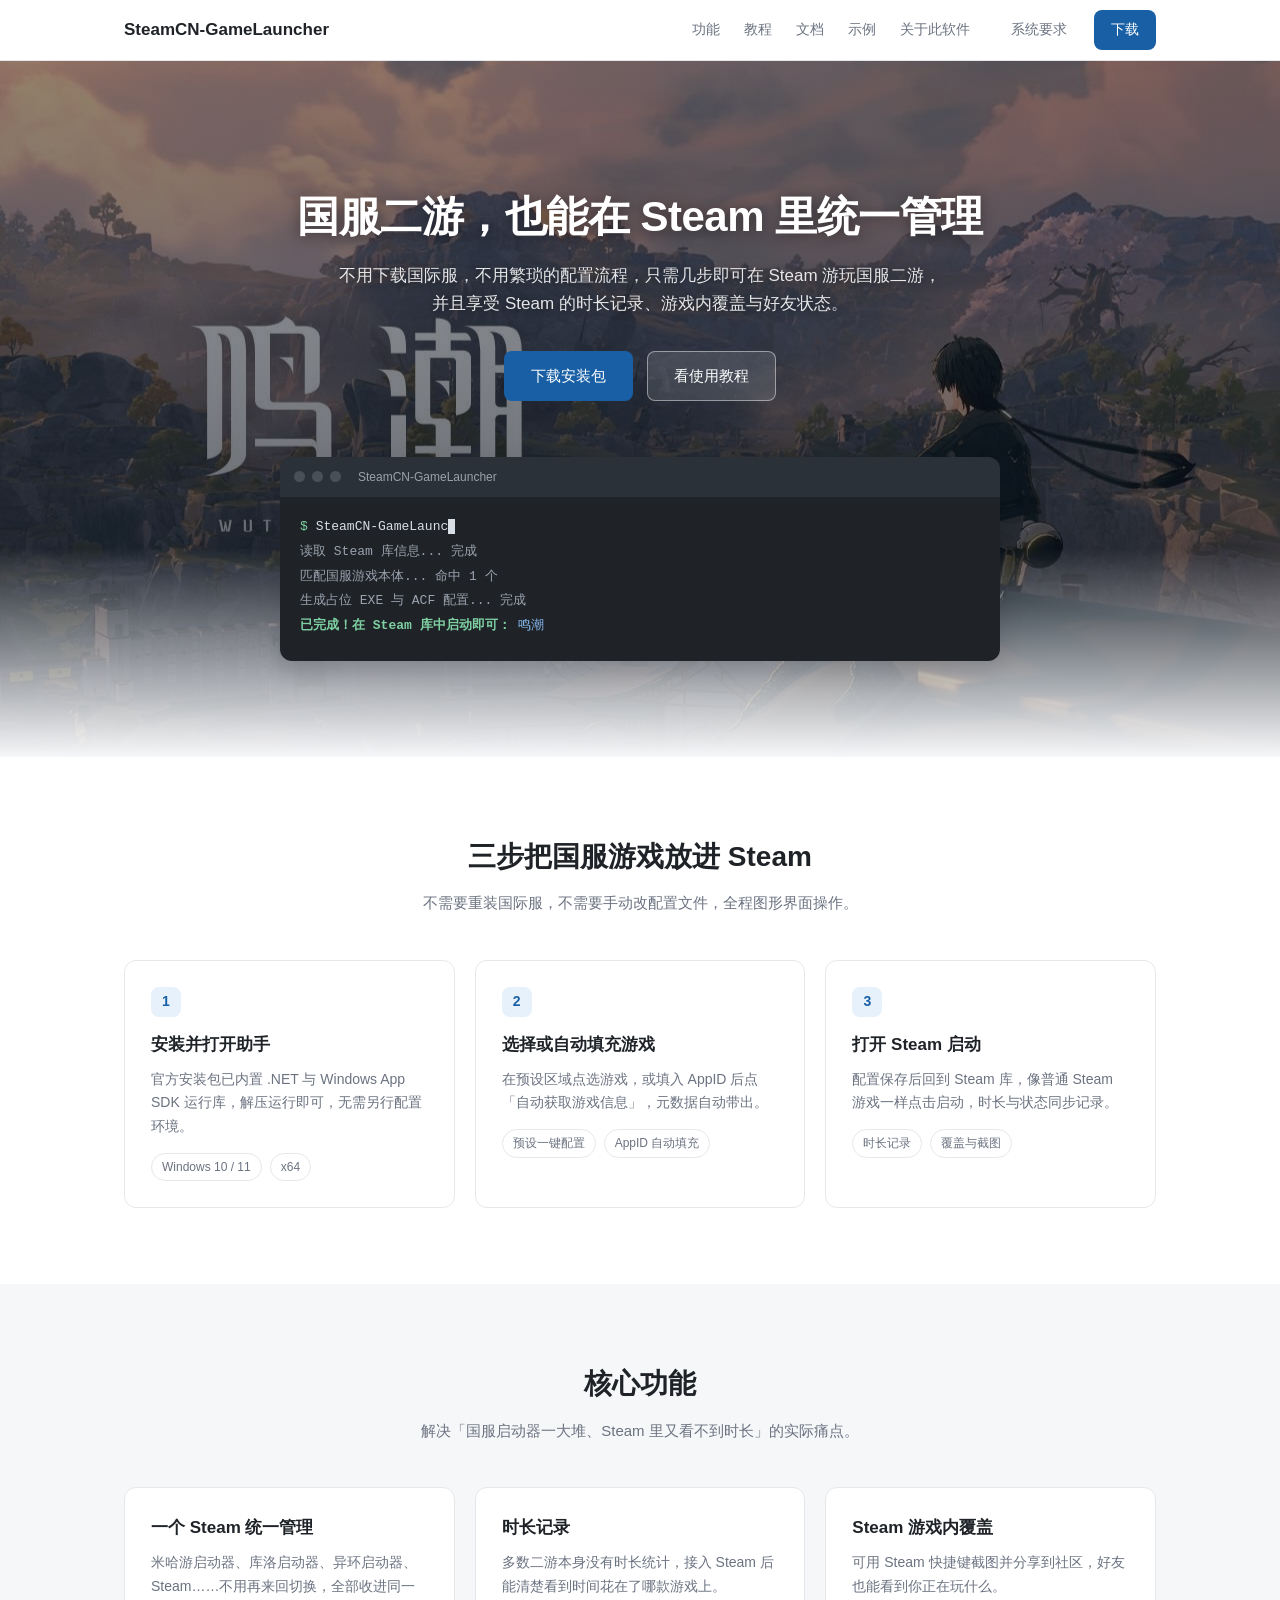
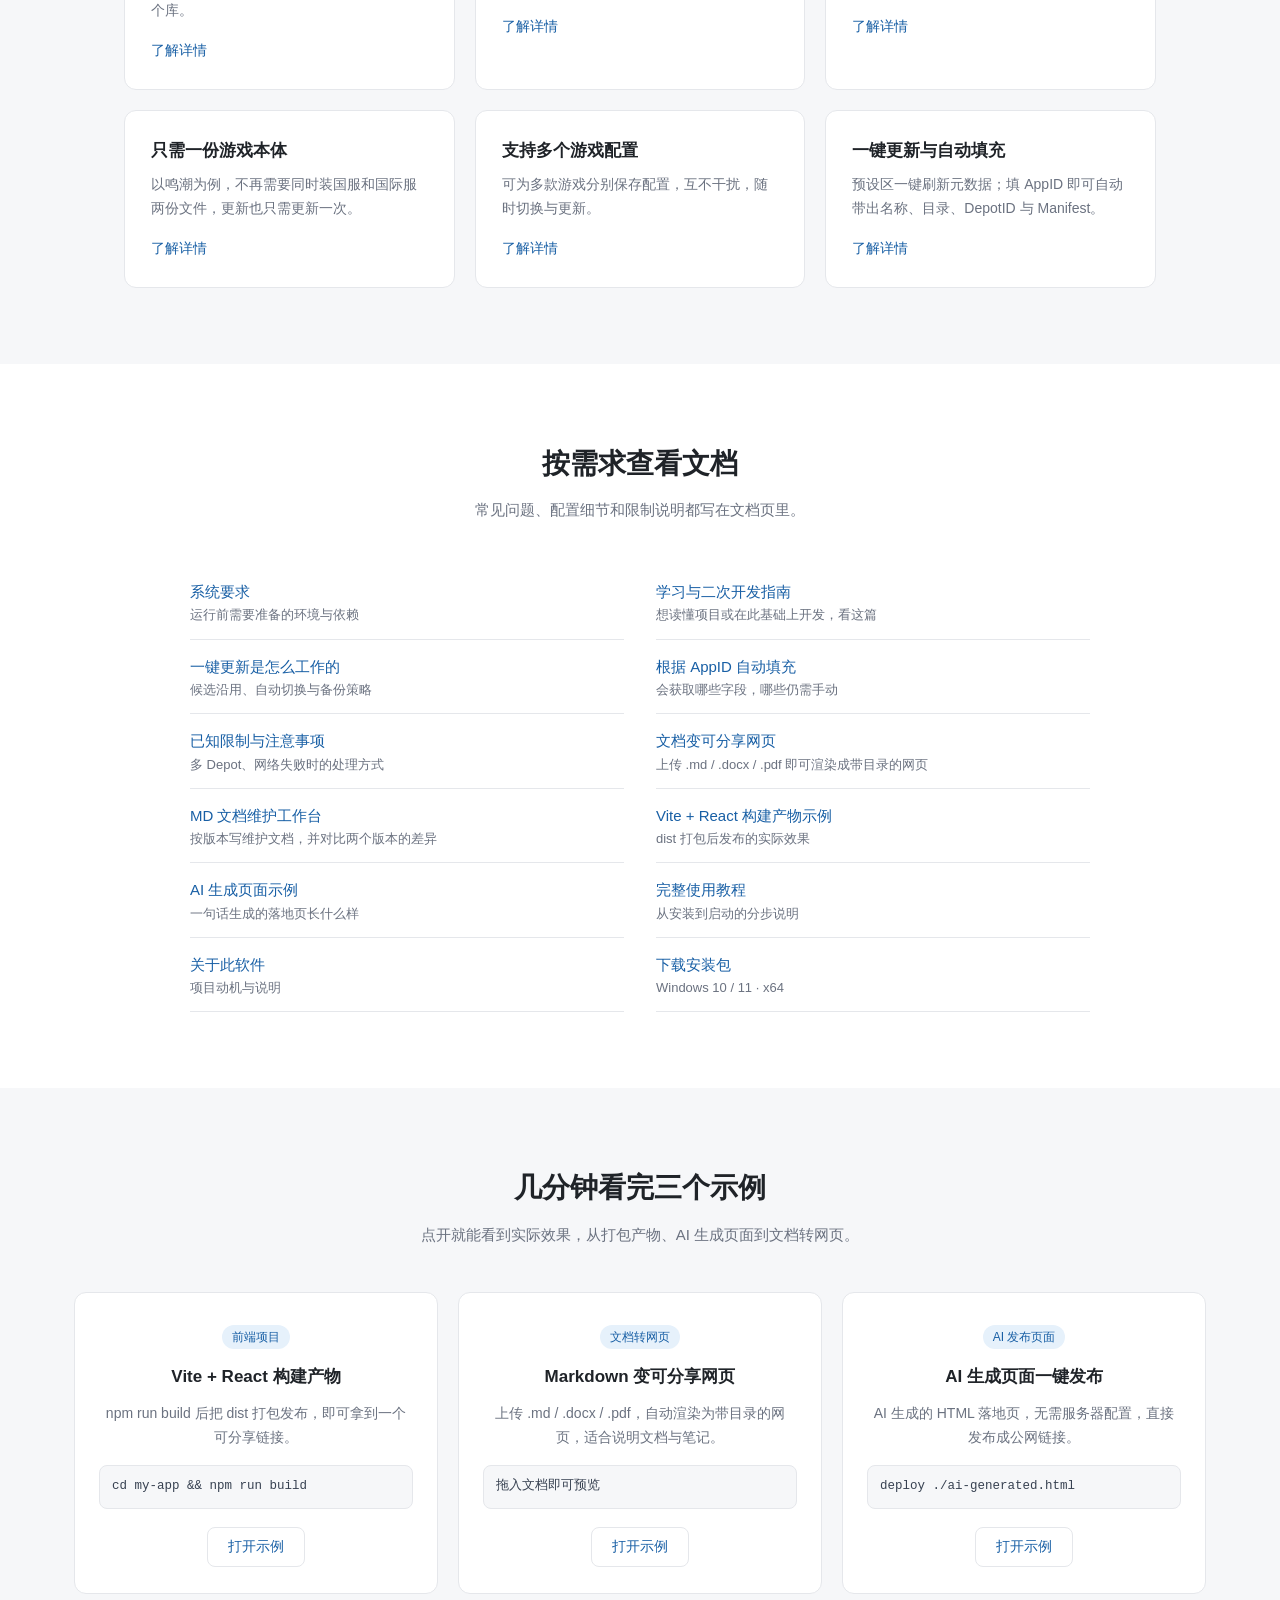
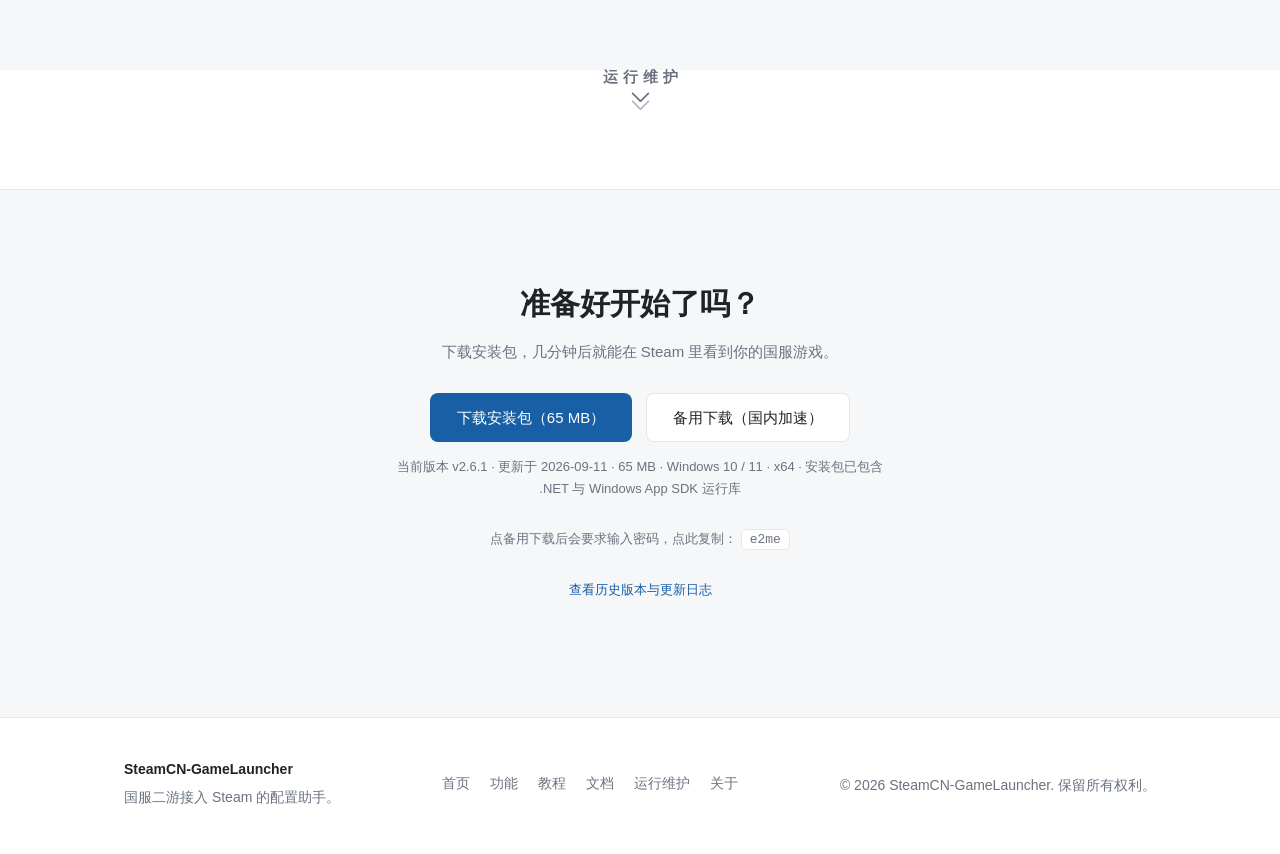
<file: index.html>
<!DOCTYPE html>
<html lang="zh-CN">
<head>
  <meta charset="UTF-8">
  <meta name="viewport" content="width=device-width, initial-scale=1.0">
  <meta name="description" content="SteamCN-GameLauncher：不用下载国际服，不用繁琐的配置流程，只需几步即可在 Steam 游玩国服二游，并享受 Steam 的时长记录、游戏内覆盖等功能。">
  <title>SteamCN-GameLauncher | 国服游戏，也能在 Steam 里统一管理</title>
  <link rel="icon" href="assets/favicon.svg" type="image/svg+xml">
  <link rel="stylesheet" href="css/style.css">
</head>
<body>

  <header class="site-header">
    <div class="container header-inner">
      <a class="logo" href="index.html">SteamCN-GameLauncher</a>
      <nav class="nav-links">
        <a href="features.html">功能</a>
        <a href="tutorial.html">教程</a>
        <a href="docs.html">文档</a>
        <a href="#examples">示例</a>
        <a href="about.html">关于此软件</a>
      </nav>
      <div class="header-actions">
        <a class="btn btn-ghost" href="docs.html#requirements">系统要求</a>
        <a class="btn btn-primary" href="#download">下载</a>
      </div>
    </div>
  </header>

  <section class="hero">
    <div class="container">
      <h1>国服二游，也能在 Steam 里统一管理</h1>
      <p class="hero-sub">
        不用下载国际服，不用繁琐的配置流程，只需几步即可在 Steam 游玩国服二游，
        并且享受 Steam 的时长记录、游戏内覆盖与好友状态。
      </p>
      <div class="hero-actions">
        <a class="btn btn-primary btn-lg" href="#download">下载安装包</a>
        <a class="btn btn-outline btn-lg" href="tutorial.html">看使用教程</a>
      </div>

      <div class="terminal">
        <div class="terminal-bar">
          <span class="dot"></span><span class="dot"></span><span class="dot"></span>
          <span class="terminal-title">SteamCN-GameLauncher</span>
        </div>
        <pre class="terminal-body"><code><span class="prompt">$</span> <span id="typing"></span><span class="cursor"></span>
<span class="out">读取 Steam 库信息... 完成</span>
<span class="out">匹配国服游戏本体... 命中 1 个</span>
<span class="out">生成占位 EXE 与 ACF 配置... 完成</span>
<span class="ok">已完成！在 Steam 库中启动即可：</span> <span class="url">鸣潮</span></code></pre>
      </div>
    </div>
  </section>

  <section class="section" id="steps">
    <div class="container">
      <h2 class="section-title">三步把国服游戏放进 Steam</h2>
      <p class="section-desc">不需要重装国际服，不需要手动改配置文件，全程图形界面操作。</p>

      <div class="grid grid-3">
        <article class="card">
          <div class="step-num">1</div>
          <h3>安装并打开助手</h3>
          <p>官方安装包已内置 .NET 与 Windows App SDK 运行库，解压运行即可，无需另行配置环境。</p>
          <ul class="tags"><li>Windows 10 / 11</li><li>x64</li></ul>
        </article>
        <article class="card">
          <div class="step-num">2</div>
          <h3>选择或自动填充游戏</h3>
          <p>在预设区域点选游戏，或填入 AppID 后点「自动获取游戏信息」，元数据自动带出。</p>
          <ul class="tags"><li>预设一键配置</li><li>AppID 自动填充</li></ul>
        </article>
        <article class="card">
          <div class="step-num">3</div>
          <h3>打开 Steam 启动</h3>
          <p>配置保存后回到 Steam 库，像普通 Steam 游戏一样点击启动，时长与状态同步记录。</p>
          <ul class="tags"><li>时长记录</li><li>覆盖与截图</li></ul>
        </article>
      </div>
    </div>
  </section>

  <section class="section section-alt" id="features">
    <div class="container">
      <h2 class="section-title">核心功能</h2>
      <p class="section-desc">解决「国服启动器一大堆、Steam 里又看不到时长」的实际痛点。</p>

      <div class="grid grid-3">
        <article class="card">
          <h3>一个 Steam 统一管理</h3>
          <p>米哈游启动器、库洛启动器、异环启动器、Steam……不用再来回切换，全部收进同一个库。</p>
          <a class="card-link" href="features.html#unify">了解详情</a>
        </article>
        <article class="card">
          <h3>时长记录</h3>
          <p>多数二游本身没有时长统计，接入 Steam 后能清楚看到时间花在了哪款游戏上。</p>
          <a class="card-link" href="features.html#playtime">了解详情</a>
        </article>
        <article class="card">
          <h3>Steam 游戏内覆盖</h3>
          <p>可用 Steam 快捷键截图并分享到社区，好友也能看到你正在玩什么。</p>
          <a class="card-link" href="features.html#overlay">了解详情</a>
        </article>
        <article class="card">
          <h3>只需一份游戏本体</h3>
          <p>以鸣潮为例，不再需要同时装国服和国际服两份文件，更新也只需更新一次。</p>
          <a class="card-link" href="features.html#single-copy">了解详情</a>
        </article>
        <article class="card">
          <h3>支持多个游戏配置</h3>
          <p>可为多款游戏分别保存配置，互不干扰，随时切换与更新。</p>
          <a class="card-link" href="features.html#multi-config">了解详情</a>
        </article>
        <article class="card">
          <h3>一键更新与自动填充</h3>
          <p>预设区一键刷新元数据；填 AppID 即可自动带出名称、目录、DepotID 与 Manifest。</p>
          <a class="card-link" href="features.html#auto-fill">了解详情</a>
        </article>
      </div>
    </div>
  </section>

  <section class="section" id="links">
    <div class="container">
      <h2 class="section-title">按需求查看文档</h2>
      <p class="section-desc">常见问题、配置细节和限制说明都写在文档页里。</p>
      <ul class="link-list">
        <li><a href="docs.html#requirements">系统要求</a><span>运行前需要准备的环境与依赖</span></li>
        <li><a href="docs/learning-guide.html">学习与二次开发指南</a><span>想读懂项目或在此基础上开发，看这篇</span></li>
        <li><a href="docs.html#one-click-update">一键更新是怎么工作的</a><span>候选沿用、自动切换与备份策略</span></li>
        <li><a href="docs.html#auto-fill">根据 AppID 自动填充</a><span>会获取哪些字段，哪些仍需手动</span></li>
        <li><a href="docs.html#limits">已知限制与注意事项</a><span>多 Depot、网络失败时的处理方式</span></li>
        <li><a href="examples/md.html">文档变可分享网页</a><span>上传 .md / .docx / .pdf 即可渲染成带目录的网页</span></li>
        <li><a href="examples/md-maintain.html">MD 文档维护工作台</a><span>按版本写维护文档，并对比两个版本的差异</span></li>
        <li><a href="examples/vite.html">Vite + React 构建产物示例</a><span>dist 打包后发布的实际效果</span></li>
        <li><a href="examples/ai.html">AI 生成页面示例</a><span>一句话生成的落地页长什么样</span></li>
        <li><a href="tutorial.html">完整使用教程</a><span>从安装到启动的分步说明</span></li>
        <li><a href="about.html">关于此软件</a><span>项目动机与说明</span></li>
        <li><a href="#download">下载安装包</a><span>Windows 10 / 11 · x64</span></li>
      </ul>
    </div>
  </section>

  <section class="section section-alt" id="examples">
    <div class="container">
      <h2 class="section-title">几分钟看完三个示例</h2>
      <p class="section-desc">点开就能看到实际效果，从打包产物、AI 生成页面到文档转网页。</p>

      <div class="grid grid-3">
        <article class="card">
          <span class="badge">前端项目</span>
          <h3>Vite + React 构建产物</h3>
          <p>npm run build 后把 dist 打包发布，即可拿到一个可分享链接。</p>
          <pre class="code-block"><code>cd my-app &amp;&amp; npm run build</code></pre>
          <a class="card-link" href="examples/vite.html">打开示例</a>
        </article>
        <article class="card">
          <span class="badge">文档转网页</span>
          <h3>Markdown 变可分享网页</h3>
          <p>上传 .md / .docx / .pdf，自动渲染为带目录的网页，适合说明文档与笔记。</p>
          <pre class="code-block"><code>拖入文档即可预览</code></pre>
          <a class="card-link" href="examples/md.html">打开示例</a>
        </article>
        <article class="card">
          <span class="badge">AI 发布页面</span>
          <h3>AI 生成页面一键发布</h3>
          <p>AI 生成的 HTML 落地页，无需服务器配置，直接发布成公网链接。</p>
          <pre class="code-block"><code>deploy ./ai-generated.html</code></pre>
          <a class="card-link" href="examples/ai.html">打开示例</a>
        </article>
      </div>
    </div>
  </section>

  <!-- 运行维护入口：页面底部的向下箭头，只有「运行维护」四个字，点击直接进维护页 -->
  <section class="mm-entry" id="maintain">
    <div class="container">
      <a class="mm-arrow" href="examples/md-maintain.html">
        <span class="mm-arrow-title">运行维护</span>
        <span class="mm-chev" aria-hidden="true"><span></span><span></span></span>
      </a>
    </div>
  </section>

  <section class="cta" id="download">
    <div class="container">
      <h2>准备好开始了吗？</h2>
      <p>下载安装包，几分钟后就能在 Steam 里看到你的国服游戏。</p>
      <div class="hero-actions" style="margin-bottom:0;">
        <!-- 写死的是当版本的 GitHub Release 直链；页面加载后会用 version.json + GitHub API 更新为最新版 -->
        <a class="btn btn-primary btn-lg" id="downloadBtn"
           href="https://github.com/Clearlove0923/SteamCN-GameLauncher/releases/download/v2.6.1/SteamCN-GameLauncher-v2.6.1-win-x64-setup.exe">
          下载安装包（65 MB）
        </a>
        <a class="btn btn-outline btn-lg" id="downloadMirrorBtn"
           href="https://wwaqe.lanzouq.com/iN0aT4a36t9c">
          备用下载（国内加速）
        </a>
      </div>
      <p class="muted" style="margin-top:14px;font-size:13px;">
        <span id="versionInfo">当前版本 v2.6.1</span> · Windows 10 / 11 · x64 · 安装包已包含 .NET 与 Windows App SDK 运行库
      </p>
      <p class="muted" id="mirrorPwdLine" style="margin-top:8px;font-size:13px;">
        点备用下载后会要求输入密码，点此复制：
        <code id="mirrorPwd" title="点击复制"
              style="padding:2px 8px;border:1px solid var(--line);border-radius:6px;background:#fff;cursor:pointer;user-select:all;">e2me</code>
      </p>
      <p class="muted" style="margin-top:6px;font-size:13px;">
        <a href="https://github.com/Clearlove0923/SteamCN-GameLauncher/releases" id="changelogLink">查看历史版本与更新日志</a>
      </p>
    </div>
  </section>

  <footer class="site-footer">
    <div class="container footer-inner">
      <div>
        <strong>SteamCN-GameLauncher</strong>
        <p class="muted">国服二游接入 Steam 的配置助手。</p>
      </div>
      <nav class="footer-links">
        <a href="index.html">首页</a>
        <a href="features.html">功能</a>
        <a href="tutorial.html">教程</a>
        <a href="docs.html">文档</a>
        <a href="examples/md-maintain.html">运行维护</a>
        <a href="about.html">关于</a>
      </nav>
      <p class="muted">© 2026 SteamCN-GameLauncher. 保留所有权利。</p>
    </div>
  </footer>

  <script>
    // 下载信息统一由 version.json 控制；取不到时再回退到 GitHub API；都失败就保留页面写死的地址
    (function () {
      var btn = document.getElementById('downloadBtn');
      if (!btn) return;
      var mirror = document.getElementById('downloadMirrorBtn');
      var info = document.getElementById('versionInfo');
      var changelog = document.getElementById('changelogLink');
      var cfg = null;

      function fill(o) {
        if (o.windows && o.windows.url) {
          btn.setAttribute('href', o.windows.url);
          if (o.windows.label) btn.textContent = o.windows.label;
        }
        if (mirror && o.mirror) {
          if (o.mirror.hide) {
            mirror.style.display = 'none';
          } else if (o.mirror.url) {
            mirror.setAttribute('href', o.mirror.url);
            if (o.mirror.label) mirror.textContent = o.mirror.label;
          }
        }
        if (changelog && o.changelog) changelog.setAttribute('href', o.changelog);
        var pwdLine = document.getElementById('mirrorPwdLine');
        var pwdEl = document.getElementById('mirrorPwd');
        if (pwdLine && pwdEl) {
          var pwd = (o.mirror && o.mirror.pwd) ? o.mirror.pwd : '';
          if (pwd) { pwdEl.textContent = pwd; pwdLine.style.display = ''; }
          else { pwdLine.style.display = 'none'; }
        }
        if (info) {
          var t = '当前版本 ' + (o.version || '');
          if (o.date) t += ' · 更新于 ' + o.date;
          if (o.size) t += ' · ' + o.size;
          info.textContent = t;
        }
      }

      fetch('version.json', { cache: 'no-store' })
        .then(function (r) { return r.ok ? r.json() : null; })
        .then(function (data) {
          if (data) { cfg = data; fill(data); }
          // 以 GitHub Release 为主渠道：再问一次最新版，成功就用最新资产覆盖
          if (!data || data.autoLatest === false) return Promise.reject('skip-api');
          var repo = data.repo || 'Clearlove0923/SteamCN-GameLauncher';
          var API = 'https://api.github.com/repos/' + repo + '/releases/latest';
          return fetch(API, { headers: { 'Accept': 'application/vnd.github+json' } })
            .then(function (r) { return r.ok ? r.json() : null; });
        })
        .then(function (data) {
          if (!data || !data.assets) return;
          var exe = data.assets.filter(function (a) { return /\.exe$/i.test(a.name); })[0];
          if (!exe) return;
          btn.setAttribute('href', exe.browser_download_url);
          var d = data.published_at ? new Date(data.published_at) : null;
          var date = d ? (d.getFullYear() + '-' + ('0' + (d.getMonth() + 1)).slice(-2) + '-' + ('0' + d.getDate()).slice(-2)) : '';
          if (info) {
            var t = '当前版本 ' + (data.tag_name || (cfg && cfg.version) || '');
            if (date) t += ' · 更新于 ' + date;
            if (cfg && cfg.size) t += ' · ' + cfg.size;
            info.textContent = t;
          }
        })
        .catch(function () { /* 保持 version.json 或页面写死的地址 */ });
    })();
  </script>

  <script>
    // 点击提取码自动复制
    (function () {
      var el = document.getElementById('mirrorPwd');
      if (!el) return;
      function flash() {
        var old = el.textContent;
        el.textContent = '已复制 ✓';
        setTimeout(function () { el.textContent = old; }, 1200);
      }
      function bySelection() {
        var r = document.createRange();
        r.selectNodeContents(el);
        var s = window.getSelection();
        s.removeAllRanges();
        s.addRange(r);
        try { document.execCommand('copy'); } catch (e) {}
        s.removeAllRanges();
        flash();
      }
      el.addEventListener('click', function () {
        if (navigator.clipboard && navigator.clipboard.writeText) {
          navigator.clipboard.writeText(el.textContent.trim()).then(flash, bySelection);
        } else {
          bySelection();
        }
      });
    })();
  </script>

  <script>
    // 滚轮滑动时，箭头随滚动轻微向下位移（视差），滑动过程中能看出它在往下走
    (function () {
      var sec = document.querySelector('.mm-entry');
      var arrow = document.querySelector('.mm-arrow');
      if (!sec || !arrow) return;
      if (window.matchMedia && window.matchMedia('(prefers-reduced-motion: reduce)').matches) return;

      var ticking = false;
      var RANGE = 48;

      function update() {
        ticking = false;
        var vh = window.innerHeight || document.documentElement.clientHeight;
        var r = sec.getBoundingClientRect();
        var p = (vh - r.top) / (vh + r.height);
        if (p < 0) p = 0; else if (p > 1) p = 1;
        var y = (p - 0.5) * RANGE;
        arrow.style.transform = 'translateY(' + y.toFixed(1) + 'px)';
      }

      function onScroll() {
        if (!ticking) {
          ticking = true;
          window.requestAnimationFrame(update);
        }
      }

      window.addEventListener('scroll', onScroll, { passive: true });
      window.addEventListener('resize', onScroll);
      update();
    })();
  </script>

  <script>
    (function () {
      var target = document.getElementById('typing');
      if (!target) return;
      var text = 'SteamCN-GameLauncher setup';
      var i = 0;
      (function type() {
        if (i <= text.length) {
          target.textContent = text.slice(0, i++);
          setTimeout(type, 90);
        }
      })();
    })();
  </script>

</body>
</html>
</file>
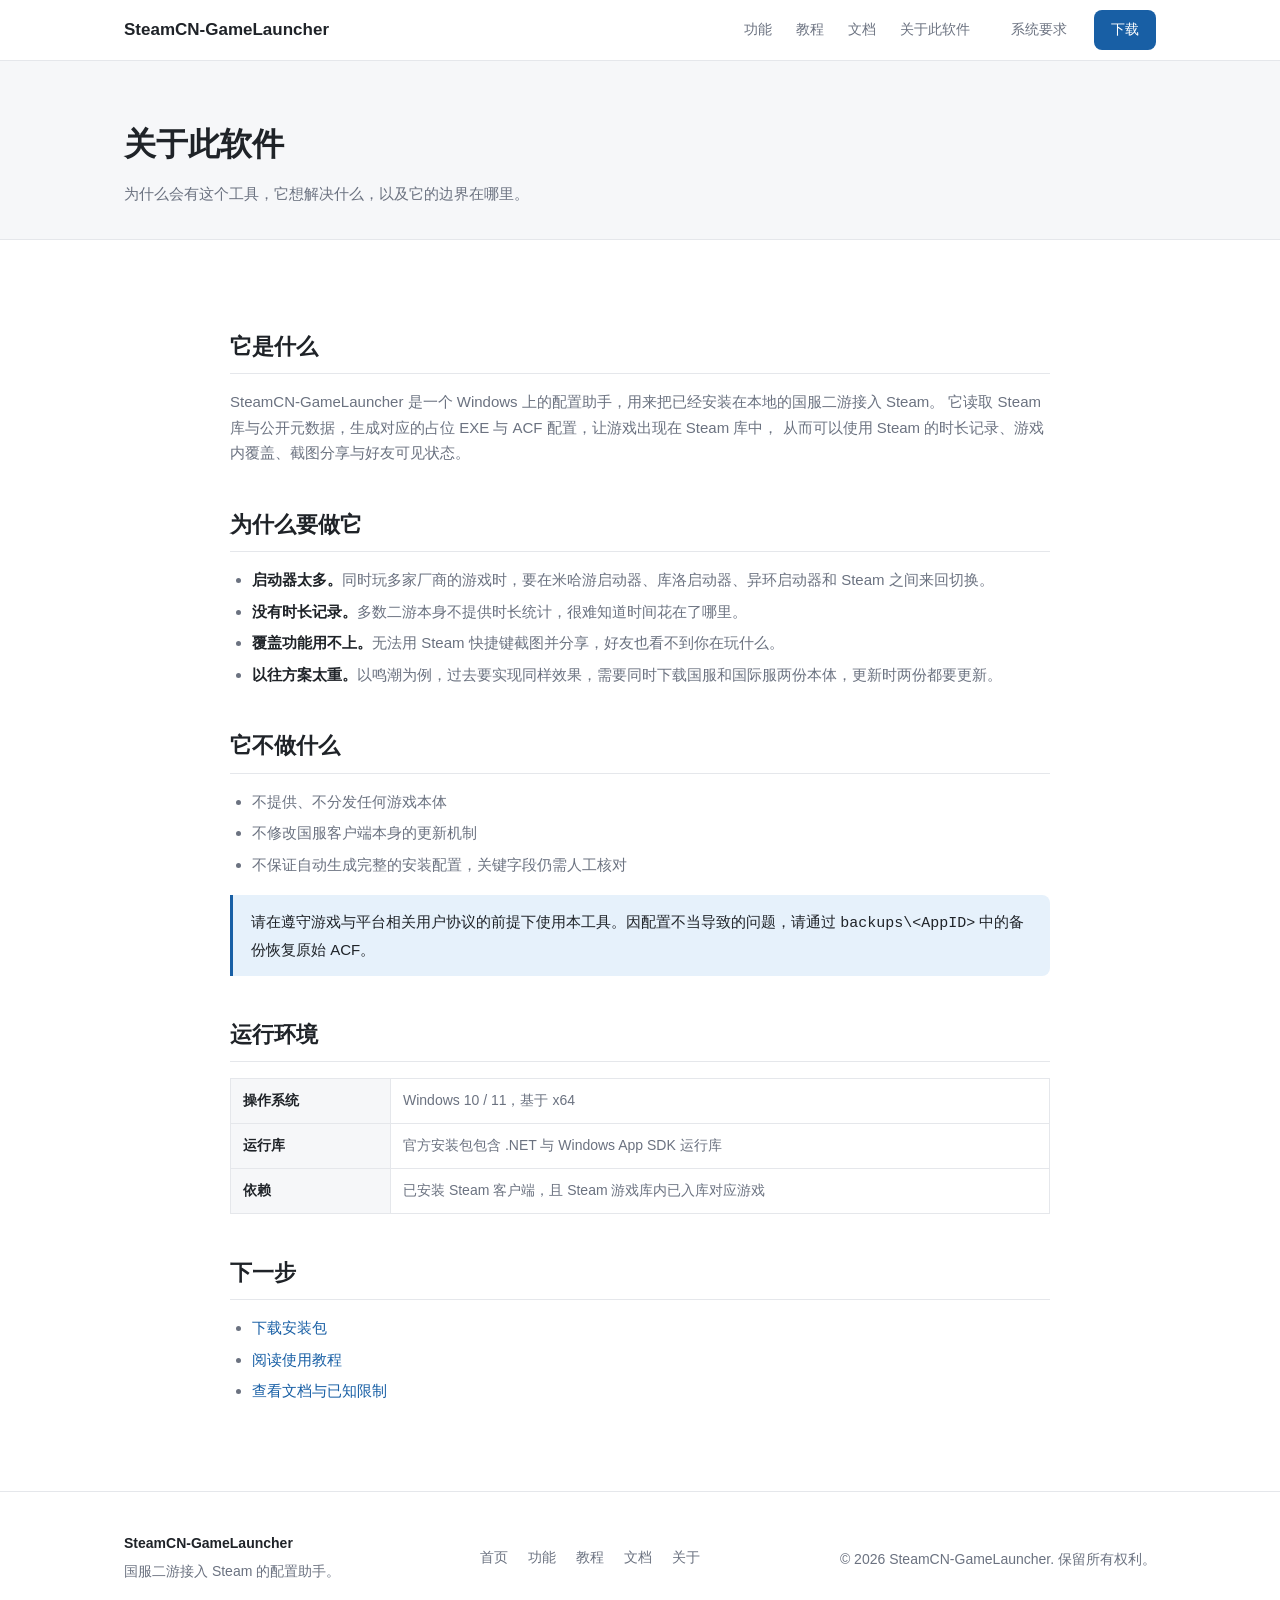
<file: about.html>
<!DOCTYPE html>
<html lang="zh-CN">
<head>
  <meta charset="UTF-8">
  <meta name="viewport" content="width=device-width, initial-scale=1.0">
  <meta name="description" content="关于 SteamCN-GameLauncher：做这个工具的起因、它解决的问题以及使用声明。">
  <title>关于此软件 | SteamCN-GameLauncher</title>
  <link rel="icon" href="assets/favicon.svg" type="image/svg+xml">
  <link rel="stylesheet" href="css/style.css">
</head>
<body>

  <header class="site-header">
    <div class="container header-inner">
      <a class="logo" href="index.html">SteamCN-GameLauncher</a>
      <nav class="nav-links">
        <a href="features.html">功能</a>
        <a href="tutorial.html">教程</a>
        <a href="docs.html">文档</a>
        <a href="about.html">关于此软件</a>
      </nav>
      <div class="header-actions">
        <a class="btn btn-ghost" href="docs.html#requirements">系统要求</a>
        <a class="btn btn-primary" href="index.html#download">下载</a>
      </div>
    </div>
  </header>

  <section class="page-head">
    <div class="container">
      <h1>关于此软件</h1>
      <p>为什么会有这个工具，它想解决什么，以及它的边界在哪里。</p>
    </div>
  </section>

  <main class="container doc-body">

    <h2>它是什么</h2>
    <p>
      SteamCN-GameLauncher 是一个 Windows 上的配置助手，用来把已经安装在本地的国服二游接入 Steam。
      它读取 Steam 库与公开元数据，生成对应的占位 EXE 与 ACF 配置，让游戏出现在 Steam 库中，
      从而可以使用 Steam 的时长记录、游戏内覆盖、截图分享与好友可见状态。
    </p>

    <h2>为什么要做它</h2>
    <ul>
      <li><strong>启动器太多。</strong>同时玩多家厂商的游戏时，要在米哈游启动器、库洛启动器、异环启动器和 Steam 之间来回切换。</li>
      <li><strong>没有时长记录。</strong>多数二游本身不提供时长统计，很难知道时间花在了哪里。</li>
      <li><strong>覆盖功能用不上。</strong>无法用 Steam 快捷键截图并分享，好友也看不到你在玩什么。</li>
      <li><strong>以往方案太重。</strong>以鸣潮为例，过去要实现同样效果，需要同时下载国服和国际服两份本体，更新时两份都要更新。</li>
    </ul>

    <h2>它不做什么</h2>
    <ul>
      <li>不提供、不分发任何游戏本体</li>
      <li>不修改国服客户端本身的更新机制</li>
      <li>不保证自动生成完整的安装配置，关键字段仍需人工核对</li>
    </ul>

    <div class="note">
      <p>请在遵守游戏与平台相关用户协议的前提下使用本工具。因配置不当导致的问题，请通过 <code>backups\&lt;AppID&gt;</code> 中的备份恢复原始 ACF。</p>
    </div>

    <h2>运行环境</h2>
    <table class="spec-table">
      <tr><th>操作系统</th><td>Windows 10 / 11，基于 x64</td></tr>
      <tr><th>运行库</th><td>官方安装包包含 .NET 与 Windows App SDK 运行库</td></tr>
      <tr><th>依赖</th><td>已安装 Steam 客户端，且 Steam 游戏库内已入库对应游戏</td></tr>
    </table>

    <h2>下一步</h2>
    <ul>
      <li><a href="index.html#download">下载安装包</a></li>
      <li><a href="tutorial.html">阅读使用教程</a></li>
      <li><a href="docs.html">查看文档与已知限制</a></li>
    </ul>

  </main>

  <footer class="site-footer">
    <div class="container footer-inner">
      <div>
        <strong>SteamCN-GameLauncher</strong>
        <p class="muted">国服二游接入 Steam 的配置助手。</p>
      </div>
      <nav class="footer-links">
        <a href="index.html">首页</a>
        <a href="features.html">功能</a>
        <a href="tutorial.html">教程</a>
        <a href="docs.html">文档</a>
        <a href="about.html">关于</a>
      </nav>
      <p class="muted">© 2026 SteamCN-GameLauncher. 保留所有权利。</p>
    </div>
  </footer>

</body>
</html>
</file>
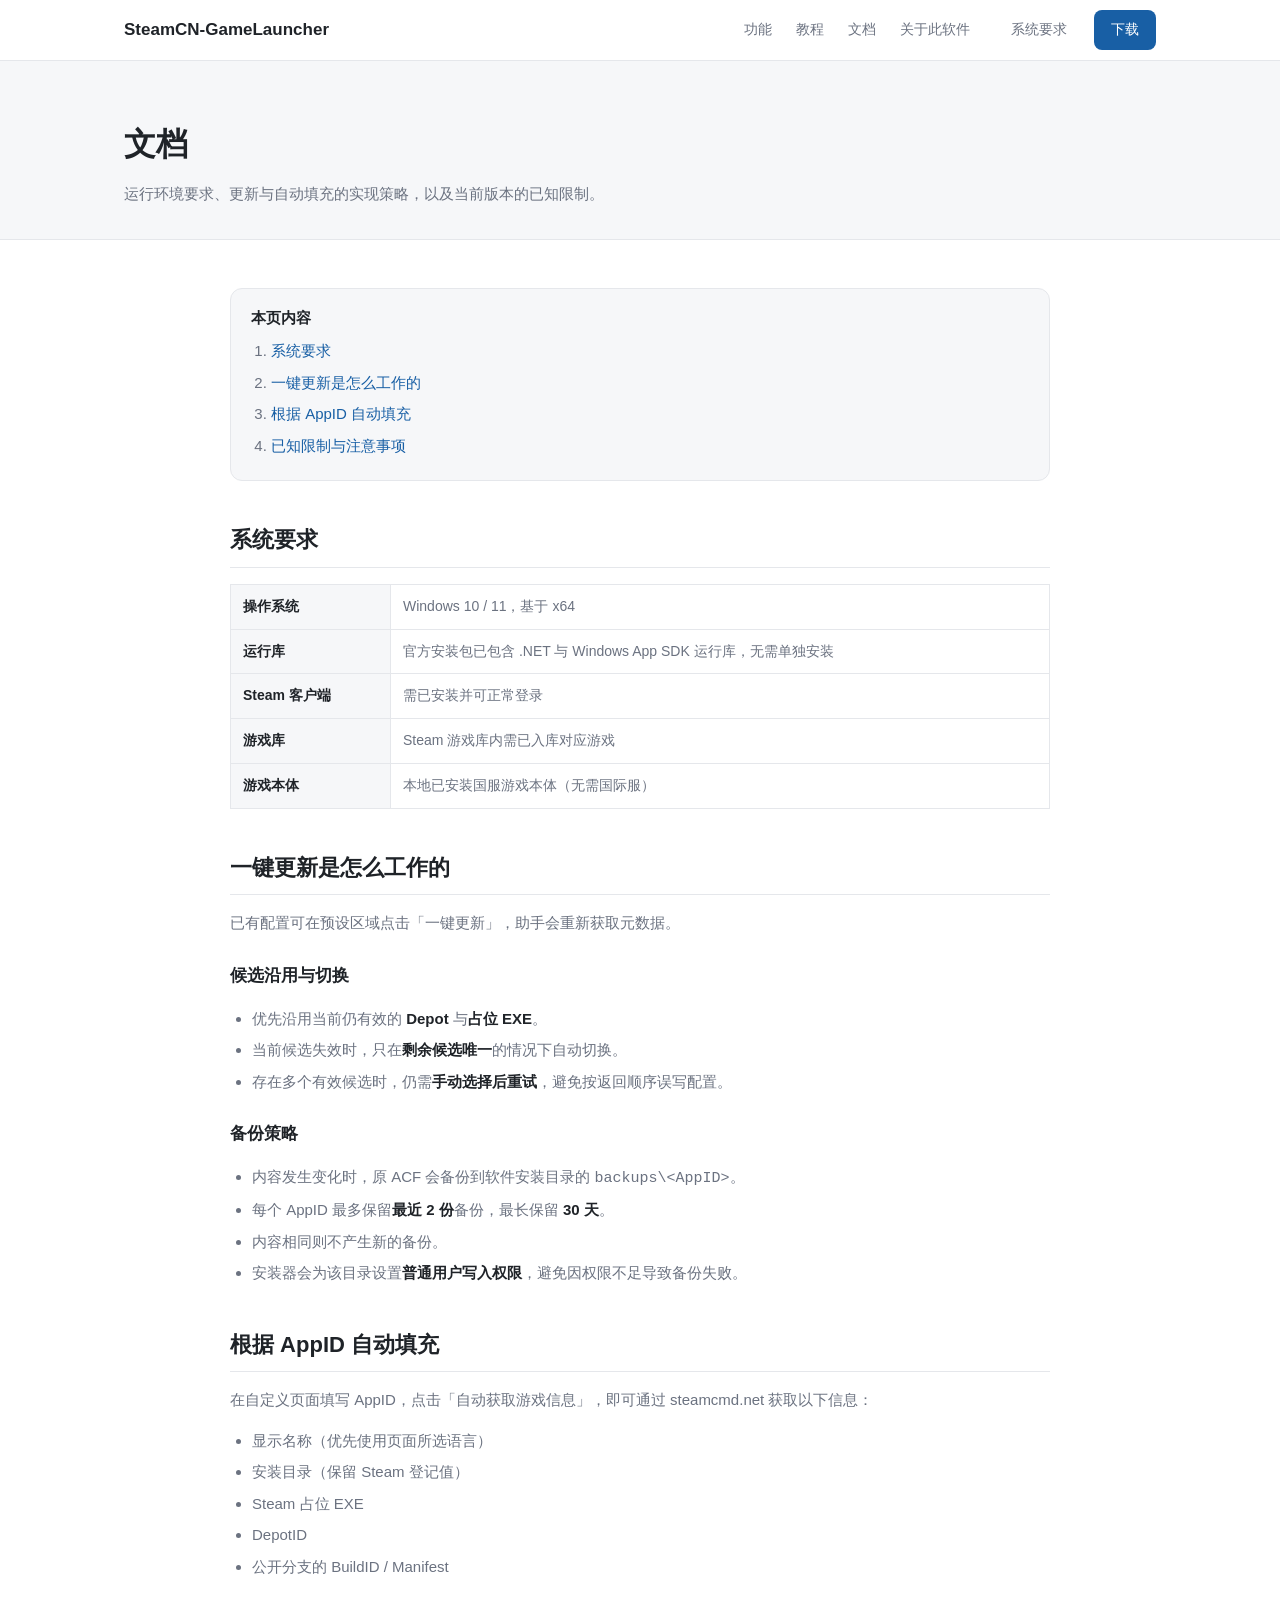
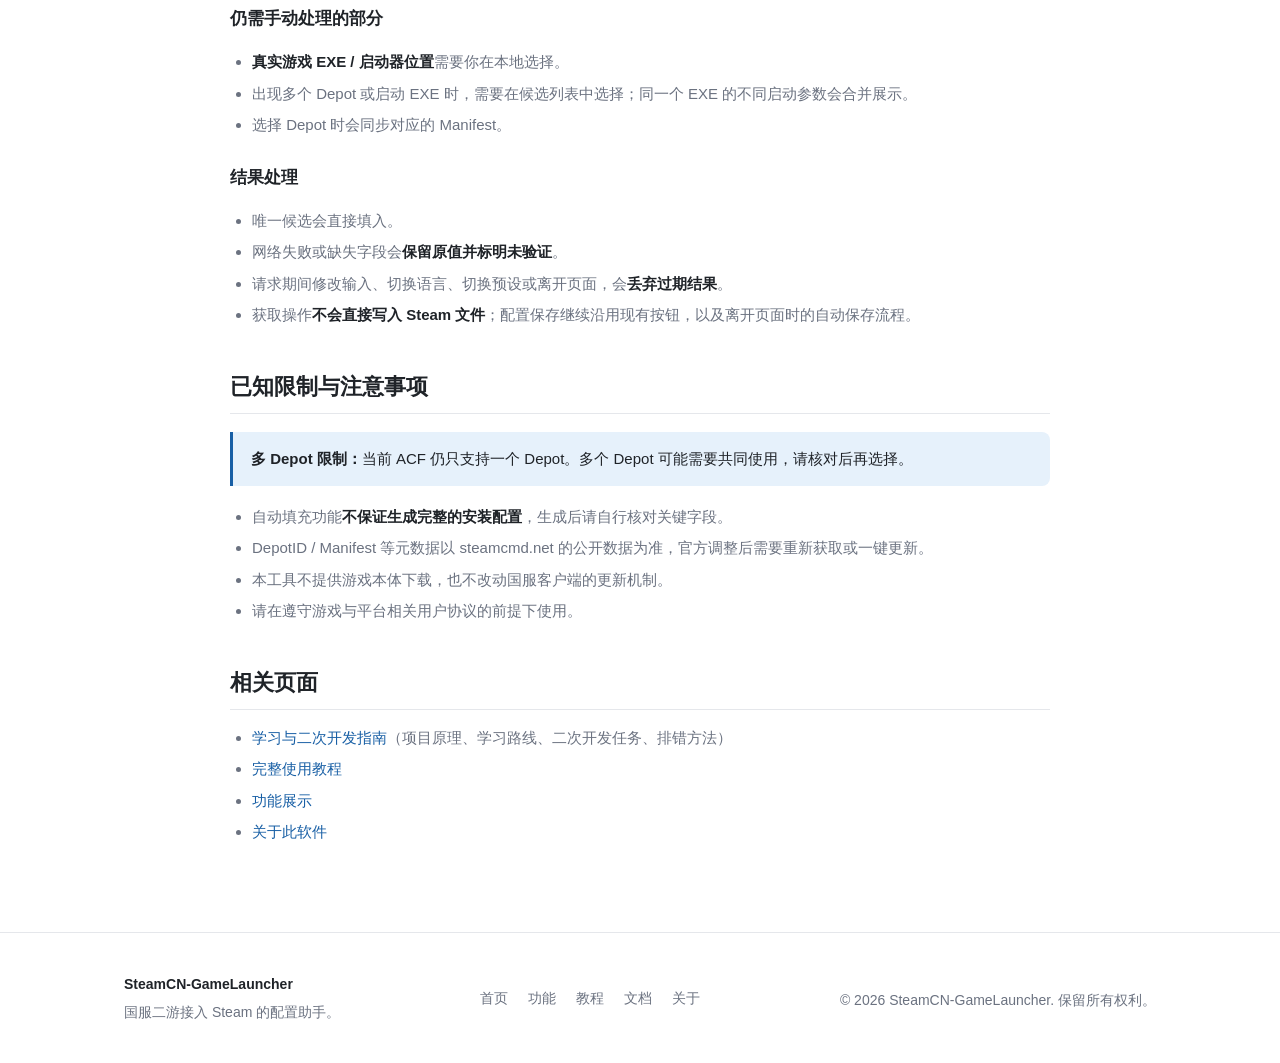
<file: docs.html>
<!DOCTYPE html>
<html lang="zh-CN">
<head>
  <meta charset="UTF-8">
  <meta name="viewport" content="width=device-width, initial-scale=1.0">
  <meta name="description" content="SteamCN-GameLauncher 文档：系统要求、一键更新策略、AppID 自动填充字段说明、已知限制与注意事项。">
  <title>文档 | SteamCN-GameLauncher</title>
  <link rel="icon" href="assets/favicon.svg" type="image/svg+xml">
  <link rel="stylesheet" href="css/style.css">
</head>
<body>

  <header class="site-header">
    <div class="container header-inner">
      <a class="logo" href="index.html">SteamCN-GameLauncher</a>
      <nav class="nav-links">
        <a href="features.html">功能</a>
        <a href="tutorial.html">教程</a>
        <a href="docs.html">文档</a>
        <a href="about.html">关于此软件</a>
      </nav>
      <div class="header-actions">
        <a class="btn btn-ghost" href="#requirements">系统要求</a>
        <a class="btn btn-primary" href="index.html#download">下载</a>
      </div>
    </div>
  </header>

  <section class="page-head">
    <div class="container">
      <h1>文档</h1>
      <p>运行环境要求、更新与自动填充的实现策略，以及当前版本的已知限制。</p>
    </div>
  </section>

  <main class="container doc-body">

    <div class="toc">
      <strong>本页内容</strong>
      <ol>
        <li><a href="#requirements">系统要求</a></li>
        <li><a href="#one-click-update">一键更新是怎么工作的</a></li>
        <li><a href="#auto-fill">根据 AppID 自动填充</a></li>
        <li><a href="#limits">已知限制与注意事项</a></li>
      </ol>
    </div>

    <h2 id="requirements">系统要求</h2>
    <table class="spec-table">
      <tr><th>操作系统</th><td>Windows 10 / 11，基于 x64</td></tr>
      <tr><th>运行库</th><td>官方安装包已包含 .NET 与 Windows App SDK 运行库，无需单独安装</td></tr>
      <tr><th>Steam 客户端</th><td>需已安装并可正常登录</td></tr>
      <tr><th>游戏库</th><td>Steam 游戏库内需已入库对应游戏</td></tr>
      <tr><th>游戏本体</th><td>本地已安装国服游戏本体（无需国际服）</td></tr>
    </table>

    <h2 id="one-click-update">一键更新是怎么工作的</h2>
    <p>已有配置可在预设区域点击「一键更新」，助手会重新获取元数据。</p>

    <h3>候选沿用与切换</h3>
    <ul>
      <li>优先沿用当前仍有效的 <strong>Depot</strong> 与<strong>占位 EXE</strong>。</li>
      <li>当前候选失效时，只在<strong>剩余候选唯一</strong>的情况下自动切换。</li>
      <li>存在多个有效候选时，仍需<strong>手动选择后重试</strong>，避免按返回顺序误写配置。</li>
    </ul>

    <h3>备份策略</h3>
    <ul>
      <li>内容发生变化时，原 ACF 会备份到软件安装目录的 <code>backups\&lt;AppID&gt;</code>。</li>
      <li>每个 AppID 最多保留<strong>最近 2 份</strong>备份，最长保留 <strong>30 天</strong>。</li>
      <li>内容相同则不产生新的备份。</li>
      <li>安装器会为该目录设置<strong>普通用户写入权限</strong>，避免因权限不足导致备份失败。</li>
    </ul>

    <h2 id="auto-fill">根据 AppID 自动填充</h2>
    <p>在自定义页面填写 AppID，点击「自动获取游戏信息」，即可通过 steamcmd.net 获取以下信息：</p>
    <ul>
      <li>显示名称（优先使用页面所选语言）</li>
      <li>安装目录（保留 Steam 登记值）</li>
      <li>Steam 占位 EXE</li>
      <li>DepotID</li>
      <li>公开分支的 BuildID / Manifest</li>
    </ul>

    <h3>仍需手动处理的部分</h3>
    <ul>
      <li><strong>真实游戏 EXE / 启动器位置</strong>需要你在本地选择。</li>
      <li>出现多个 Depot 或启动 EXE 时，需要在候选列表中选择；同一个 EXE 的不同启动参数会合并展示。</li>
      <li>选择 Depot 时会同步对应的 Manifest。</li>
    </ul>

    <h3>结果处理</h3>
    <ul>
      <li>唯一候选会直接填入。</li>
      <li>网络失败或缺失字段会<strong>保留原值并标明未验证</strong>。</li>
      <li>请求期间修改输入、切换语言、切换预设或离开页面，会<strong>丢弃过期结果</strong>。</li>
      <li>获取操作<strong>不会直接写入 Steam 文件</strong>；配置保存继续沿用现有按钮，以及离开页面时的自动保存流程。</li>
    </ul>

    <h2 id="limits">已知限制与注意事项</h2>
    <div class="note">
      <p><strong>多 Depot 限制：</strong>当前 ACF 仍只支持一个 Depot。多个 Depot 可能需要共同使用，请核对后再选择。</p>
    </div>
    <ul>
      <li>自动填充功能<strong>不保证生成完整的安装配置</strong>，生成后请自行核对关键字段。</li>
      <li>DepotID / Manifest 等元数据以 steamcmd.net 的公开数据为准，官方调整后需要重新获取或一键更新。</li>
      <li>本工具不提供游戏本体下载，也不改动国服客户端的更新机制。</li>
      <li>请在遵守游戏与平台相关用户协议的前提下使用。</li>
    </ul>

    <h2>相关页面</h2>
    <ul>
      <li><a href="learning-guide.html">学习与二次开发指南</a>（项目原理、学习路线、二次开发任务、排错方法）</li>
      <li><a href="tutorial.html">完整使用教程</a></li>
      <li><a href="features.html">功能展示</a></li>
      <li><a href="about.html">关于此软件</a></li>
    </ul>

  </main>

  <footer class="site-footer">
    <div class="container footer-inner">
      <div>
        <strong>SteamCN-GameLauncher</strong>
        <p class="muted">国服二游接入 Steam 的配置助手。</p>
      </div>
      <nav class="footer-links">
        <a href="index.html">首页</a>
        <a href="features.html">功能</a>
        <a href="tutorial.html">教程</a>
        <a href="docs.html">文档</a>
        <a href="about.html">关于</a>
      </nav>
      <p class="muted">© 2026 SteamCN-GameLauncher. 保留所有权利。</p>
    </div>
  </footer>

</body>
</html>
</file>
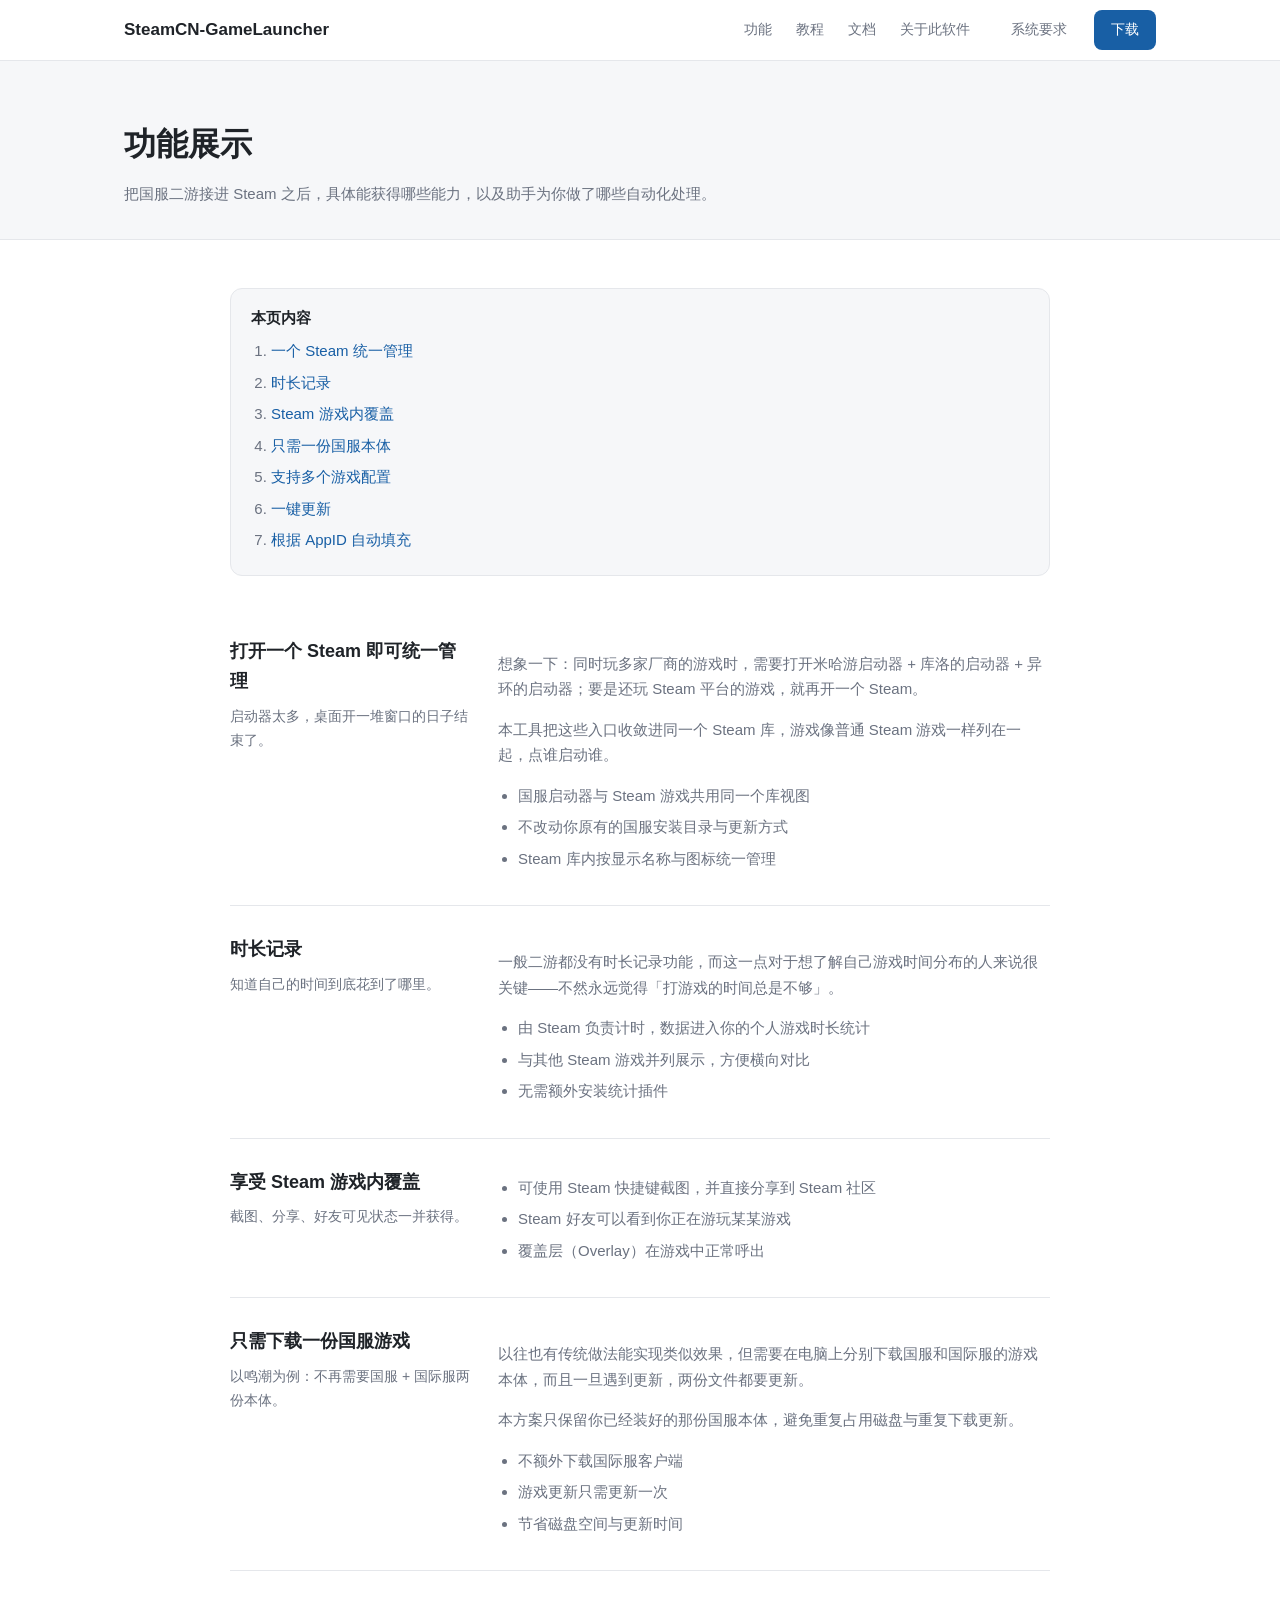
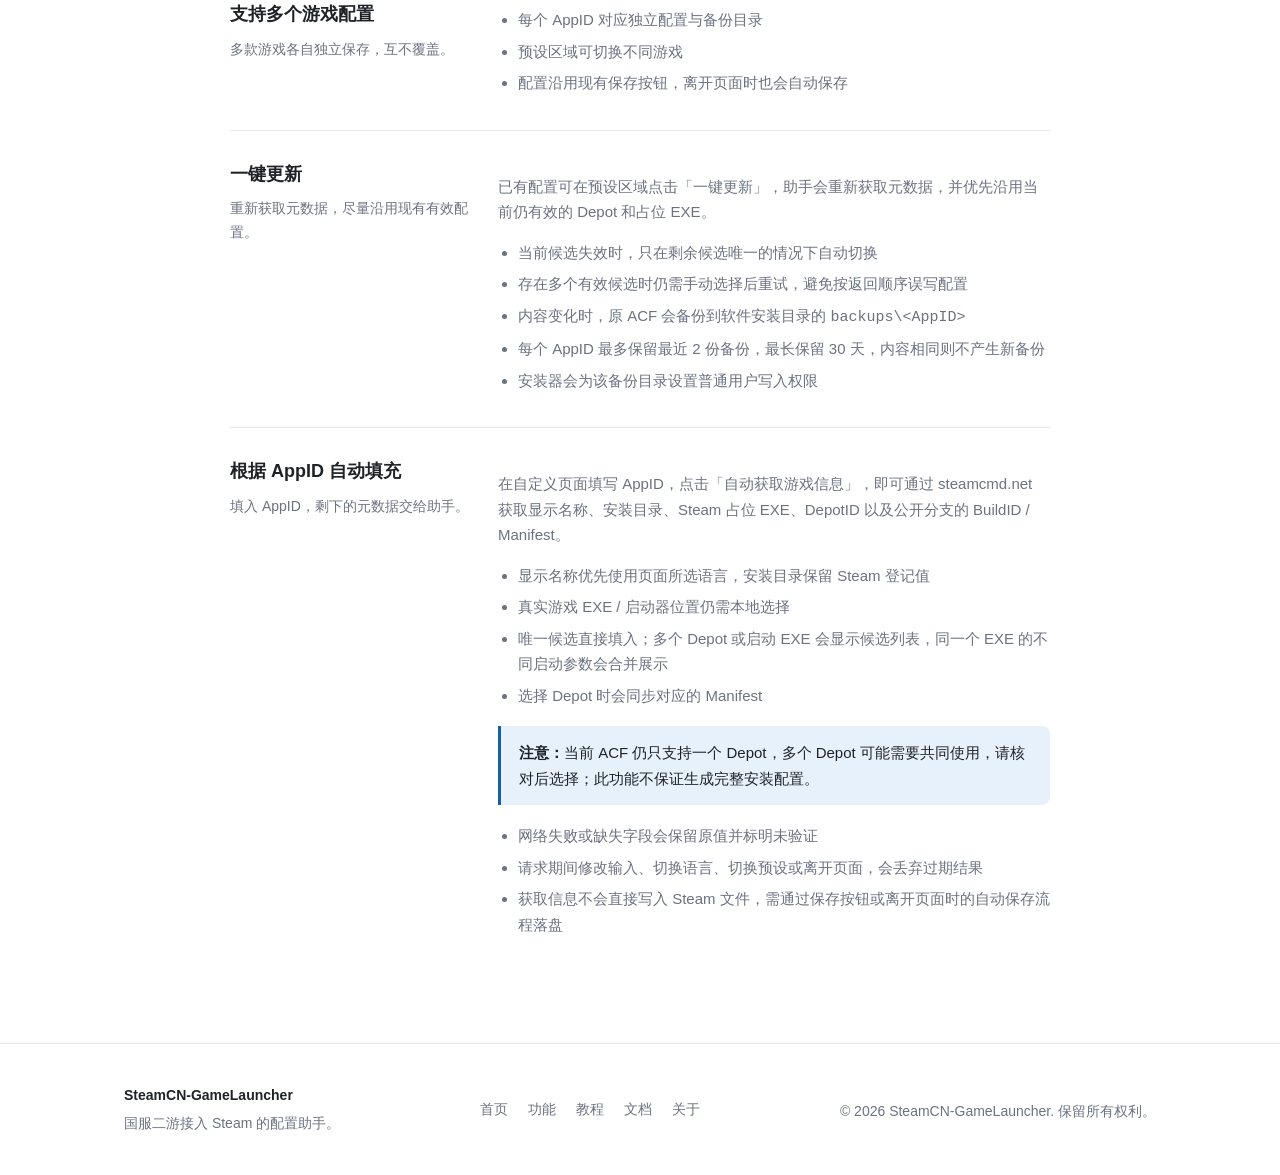
<file: features.html>
<!DOCTYPE html>
<html lang="zh-CN">
<head>
  <meta charset="UTF-8">
  <meta name="viewport" content="width=device-width, initial-scale=1.0">
  <meta name="description" content="SteamCN-GameLauncher 功能展示：统一管理、时长记录、Steam 覆盖、单份本体、多游戏配置、一键更新与 AppID 自动填充。">
  <title>功能展示 | SteamCN-GameLauncher</title>
  <link rel="icon" href="assets/favicon.svg" type="image/svg+xml">
  <link rel="stylesheet" href="css/style.css">
</head>
<body>

  <header class="site-header">
    <div class="container header-inner">
      <a class="logo" href="index.html">SteamCN-GameLauncher</a>
      <nav class="nav-links">
        <a href="features.html">功能</a>
        <a href="tutorial.html">教程</a>
        <a href="docs.html">文档</a>
        <a href="about.html">关于此软件</a>
      </nav>
      <div class="header-actions">
        <a class="btn btn-ghost" href="docs.html#requirements">系统要求</a>
        <a class="btn btn-primary" href="index.html#download">下载</a>
      </div>
    </div>
  </header>

  <section class="page-head">
    <div class="container">
      <h1>功能展示</h1>
      <p>把国服二游接进 Steam 之后，具体能获得哪些能力，以及助手为你做了哪些自动化处理。</p>
    </div>
  </section>

  <main class="container doc-body">

    <div class="toc">
      <strong>本页内容</strong>
      <ol>
        <li><a href="#unify">一个 Steam 统一管理</a></li>
        <li><a href="#playtime">时长记录</a></li>
        <li><a href="#overlay">Steam 游戏内覆盖</a></li>
        <li><a href="#single-copy">只需一份国服本体</a></li>
        <li><a href="#multi-config">支持多个游戏配置</a></li>
        <li><a href="#one-click">一键更新</a></li>
        <li><a href="#auto-fill">根据 AppID 自动填充</a></li>
      </ol>
    </div>

    <div class="feature-block" id="unify">
      <div>
        <h3>打开一个 Steam 即可统一管理</h3>
        <p class="lead">启动器太多，桌面开一堆窗口的日子结束了。</p>
      </div>
      <div>
        <p>想象一下：同时玩多家厂商的游戏时，需要打开米哈游启动器 + 库洛的启动器 + 异环的启动器；要是还玩 Steam 平台的游戏，就再开一个 Steam。</p>
        <p>本工具把这些入口收敛进同一个 Steam 库，游戏像普通 Steam 游戏一样列在一起，点谁启动谁。</p>
        <ul>
          <li>国服启动器与 Steam 游戏共用同一个库视图</li>
          <li>不改动你原有的国服安装目录与更新方式</li>
          <li>Steam 库内按显示名称与图标统一管理</li>
        </ul>
      </div>
    </div>

    <div class="feature-block" id="playtime">
      <div>
        <h3>时长记录</h3>
        <p class="lead">知道自己的时间到底花到了哪里。</p>
      </div>
      <div>
        <p>一般二游都没有时长记录功能，而这一点对于想了解自己游戏时间分布的人来说很关键——不然永远觉得「打游戏的时间总是不够」。</p>
        <ul>
          <li>由 Steam 负责计时，数据进入你的个人游戏时长统计</li>
          <li>与其他 Steam 游戏并列展示，方便横向对比</li>
          <li>无需额外安装统计插件</li>
        </ul>
      </div>
    </div>

    <div class="feature-block" id="overlay">
      <div>
        <h3>享受 Steam 游戏内覆盖</h3>
        <p class="lead">截图、分享、好友可见状态一并获得。</p>
      </div>
      <div>
        <ul>
          <li>可使用 Steam 快捷键截图，并直接分享到 Steam 社区</li>
          <li>Steam 好友可以看到你正在游玩某某游戏</li>
          <li>覆盖层（Overlay）在游戏中正常呼出</li>
        </ul>
      </div>
    </div>

    <div class="feature-block" id="single-copy">
      <div>
        <h3>只需下载一份国服游戏</h3>
        <p class="lead">以鸣潮为例：不再需要国服 + 国际服两份本体。</p>
      </div>
      <div>
        <p>以往也有传统做法能实现类似效果，但需要在电脑上分别下载国服和国际服的游戏本体，而且一旦遇到更新，两份文件都要更新。</p>
        <p>本方案只保留你已经装好的那份国服本体，避免重复占用磁盘与重复下载更新。</p>
        <ul>
          <li>不额外下载国际服客户端</li>
          <li>游戏更新只需更新一次</li>
          <li>节省磁盘空间与更新时间</li>
        </ul>
      </div>
    </div>

    <div class="feature-block" id="multi-config">
      <div>
        <h3>支持多个游戏配置</h3>
        <p class="lead">多款游戏各自独立保存，互不覆盖。</p>
      </div>
      <div>
        <ul>
          <li>每个 AppID 对应独立配置与备份目录</li>
          <li>预设区域可切换不同游戏</li>
          <li>配置沿用现有保存按钮，离开页面时也会自动保存</li>
        </ul>
      </div>
    </div>

    <div class="feature-block" id="one-click">
      <div>
        <h3>一键更新</h3>
        <p class="lead">重新获取元数据，尽量沿用现有有效配置。</p>
      </div>
      <div>
        <p>已有配置可在预设区域点击「一键更新」，助手会重新获取元数据，并优先沿用当前仍有效的 Depot 和占位 EXE。</p>
        <ul>
          <li>当前候选失效时，只在剩余候选唯一的情况下自动切换</li>
          <li>存在多个有效候选时仍需手动选择后重试，避免按返回顺序误写配置</li>
          <li>内容变化时，原 ACF 会备份到软件安装目录的 <code>backups\&lt;AppID&gt;</code></li>
          <li>每个 AppID 最多保留最近 2 份备份，最长保留 30 天，内容相同则不产生新备份</li>
          <li>安装器会为该备份目录设置普通用户写入权限</li>
        </ul>
      </div>
    </div>

    <div class="feature-block" id="auto-fill">
      <div>
        <h3>根据 AppID 自动填充</h3>
        <p class="lead">填入 AppID，剩下的元数据交给助手。</p>
      </div>
      <div>
        <p>在自定义页面填写 AppID，点击「自动获取游戏信息」，即可通过 steamcmd.net 获取显示名称、安装目录、Steam 占位 EXE、DepotID 以及公开分支的 BuildID / Manifest。</p>
        <ul>
          <li>显示名称优先使用页面所选语言，安装目录保留 Steam 登记值</li>
          <li>真实游戏 EXE / 启动器位置仍需本地选择</li>
          <li>唯一候选直接填入；多个 Depot 或启动 EXE 会显示候选列表，同一个 EXE 的不同启动参数会合并展示</li>
          <li>选择 Depot 时会同步对应的 Manifest</li>
        </ul>
        <div class="note">
          <p><strong>注意：</strong>当前 ACF 仍只支持一个 Depot，多个 Depot 可能需要共同使用，请核对后选择；此功能不保证生成完整安装配置。</p>
        </div>
        <ul>
          <li>网络失败或缺失字段会保留原值并标明未验证</li>
          <li>请求期间修改输入、切换语言、切换预设或离开页面，会丢弃过期结果</li>
          <li>获取信息不会直接写入 Steam 文件，需通过保存按钮或离开页面时的自动保存流程落盘</li>
        </ul>
      </div>
    </div>

  </main>

  <footer class="site-footer">
    <div class="container footer-inner">
      <div>
        <strong>SteamCN-GameLauncher</strong>
        <p class="muted">国服二游接入 Steam 的配置助手。</p>
      </div>
      <nav class="footer-links">
        <a href="index.html">首页</a>
        <a href="features.html">功能</a>
        <a href="tutorial.html">教程</a>
        <a href="docs.html">文档</a>
        <a href="about.html">关于</a>
      </nav>
      <p class="muted">© 2026 SteamCN-GameLauncher. 保留所有权利。</p>
    </div>
  </footer>

</body>
</html>
</file>
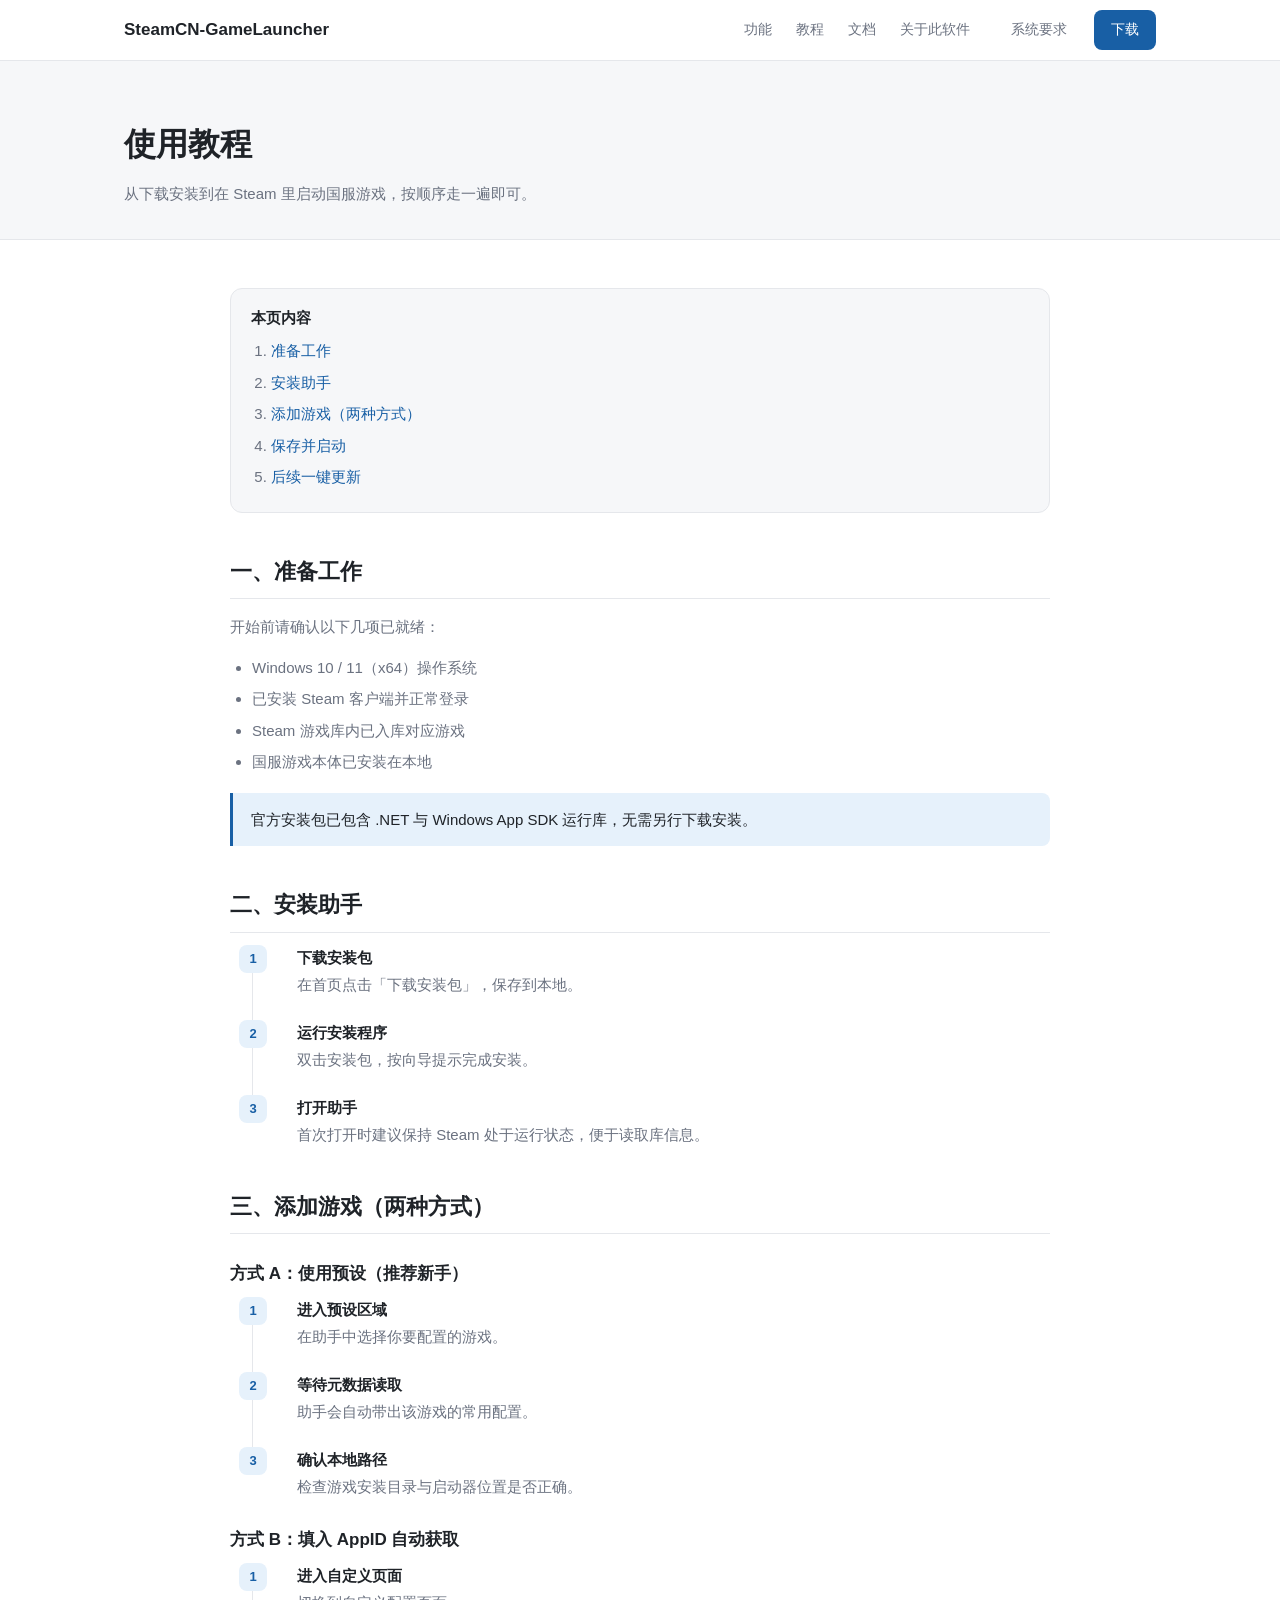
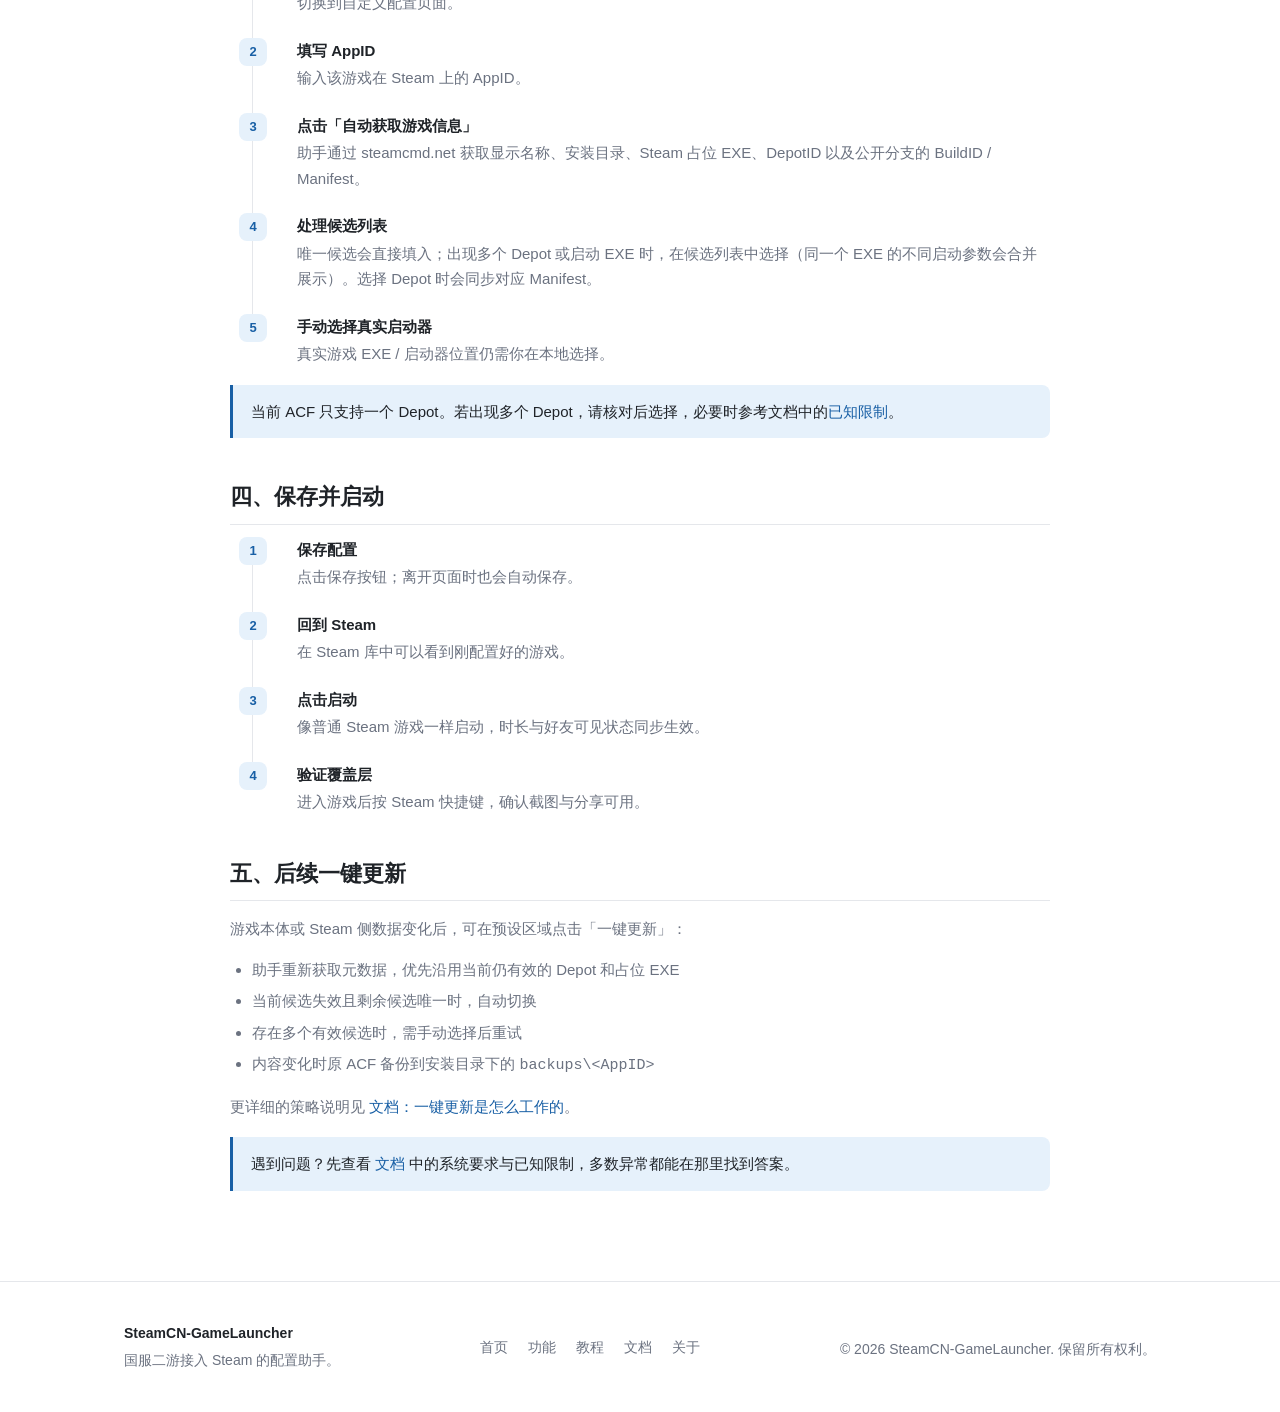
<file: tutorial.html>
<!DOCTYPE html>
<html lang="zh-CN">
<head>
  <meta charset="UTF-8">
  <meta name="viewport" content="width=device-width, initial-scale=1.0">
  <meta name="description" content="SteamCN-GameLauncher 使用教程：安装、选择游戏、自动填充、保存配置、一键更新与在 Steam 中启动。">
  <title>使用教程 | SteamCN-GameLauncher</title>
  <link rel="icon" href="assets/favicon.svg" type="image/svg+xml">
  <link rel="stylesheet" href="css/style.css">
</head>
<body>

  <header class="site-header">
    <div class="container header-inner">
      <a class="logo" href="index.html">SteamCN-GameLauncher</a>
      <nav class="nav-links">
        <a href="features.html">功能</a>
        <a href="tutorial.html">教程</a>
        <a href="docs.html">文档</a>
        <a href="about.html">关于此软件</a>
      </nav>
      <div class="header-actions">
        <a class="btn btn-ghost" href="docs.html#requirements">系统要求</a>
        <a class="btn btn-primary" href="index.html#download">下载</a>
      </div>
    </div>
  </header>

  <section class="page-head">
    <div class="container">
      <h1>使用教程</h1>
      <p>从下载安装到在 Steam 里启动国服游戏，按顺序走一遍即可。</p>
    </div>
  </section>

  <main class="container doc-body">

    <div class="toc">
      <strong>本页内容</strong>
      <ol>
        <li><a href="#prepare">准备工作</a></li>
        <li><a href="#install">安装助手</a></li>
        <li><a href="#add">添加游戏（两种方式）</a></li>
        <li><a href="#save">保存并启动</a></li>
        <li><a href="#update">后续一键更新</a></li>
      </ol>
    </div>

    <h2 id="prepare">一、准备工作</h2>
    <p>开始前请确认以下几项已就绪：</p>
    <ul>
      <li>Windows 10 / 11（x64）操作系统</li>
      <li>已安装 Steam 客户端并正常登录</li>
      <li>Steam 游戏库内已入库对应游戏</li>
      <li>国服游戏本体已安装在本地</li>
    </ul>
    <div class="note">
      <p>官方安装包已包含 .NET 与 Windows App SDK 运行库，无需另行下载安装。</p>
    </div>

    <h2 id="install">二、安装助手</h2>
    <ol class="steps-list">
      <li><strong>下载安装包</strong>在首页点击「下载安装包」，保存到本地。</li>
      <li><strong>运行安装程序</strong>双击安装包，按向导提示完成安装。</li>
      <li><strong>打开助手</strong>首次打开时建议保持 Steam 处于运行状态，便于读取库信息。</li>
    </ol>

    <h2 id="add">三、添加游戏（两种方式）</h2>

    <h3>方式 A：使用预设（推荐新手）</h3>
    <ol class="steps-list">
      <li><strong>进入预设区域</strong>在助手中选择你要配置的游戏。</li>
      <li><strong>等待元数据读取</strong>助手会自动带出该游戏的常用配置。</li>
      <li><strong>确认本地路径</strong>检查游戏安装目录与启动器位置是否正确。</li>
    </ol>

    <h3>方式 B：填入 AppID 自动获取</h3>
    <ol class="steps-list">
      <li><strong>进入自定义页面</strong>切换到自定义配置页面。</li>
      <li><strong>填写 AppID</strong>输入该游戏在 Steam 上的 AppID。</li>
      <li><strong>点击「自动获取游戏信息」</strong>助手通过 steamcmd.net 获取显示名称、安装目录、Steam 占位 EXE、DepotID 以及公开分支的 BuildID / Manifest。</li>
      <li><strong>处理候选列表</strong>唯一候选会直接填入；出现多个 Depot 或启动 EXE 时，在候选列表中选择（同一个 EXE 的不同启动参数会合并展示）。选择 Depot 时会同步对应 Manifest。</li>
      <li><strong>手动选择真实启动器</strong>真实游戏 EXE / 启动器位置仍需你在本地选择。</li>
    </ol>
    <div class="note">
      <p>当前 ACF 只支持一个 Depot。若出现多个 Depot，请核对后选择，必要时参考文档中的<a href="docs.html#limits">已知限制</a>。</p>
    </div>

    <h2 id="save">四、保存并启动</h2>
    <ol class="steps-list">
      <li><strong>保存配置</strong>点击保存按钮；离开页面时也会自动保存。</li>
      <li><strong>回到 Steam</strong>在 Steam 库中可以看到刚配置好的游戏。</li>
      <li><strong>点击启动</strong>像普通 Steam 游戏一样启动，时长与好友可见状态同步生效。</li>
      <li><strong>验证覆盖层</strong>进入游戏后按 Steam 快捷键，确认截图与分享可用。</li>
    </ol>

    <h2 id="update">五、后续一键更新</h2>
    <p>游戏本体或 Steam 侧数据变化后，可在预设区域点击「一键更新」：</p>
    <ul>
      <li>助手重新获取元数据，优先沿用当前仍有效的 Depot 和占位 EXE</li>
      <li>当前候选失效且剩余候选唯一时，自动切换</li>
      <li>存在多个有效候选时，需手动选择后重试</li>
      <li>内容变化时原 ACF 备份到安装目录下的 <code>backups\&lt;AppID&gt;</code></li>
    </ul>
    <p>更详细的策略说明见 <a href="docs.html#one-click-update">文档：一键更新是怎么工作的</a>。</p>

    <div class="note">
      <p>遇到问题？先查看 <a href="docs.html">文档</a> 中的系统要求与已知限制，多数异常都能在那里找到答案。</p>
    </div>

  </main>

  <footer class="site-footer">
    <div class="container footer-inner">
      <div>
        <strong>SteamCN-GameLauncher</strong>
        <p class="muted">国服二游接入 Steam 的配置助手。</p>
      </div>
      <nav class="footer-links">
        <a href="index.html">首页</a>
        <a href="features.html">功能</a>
        <a href="tutorial.html">教程</a>
        <a href="docs.html">文档</a>
        <a href="about.html">关于</a>
      </nav>
      <p class="muted">© 2026 SteamCN-GameLauncher. 保留所有权利。</p>
    </div>
  </footer>

</body>
</html>
</file>
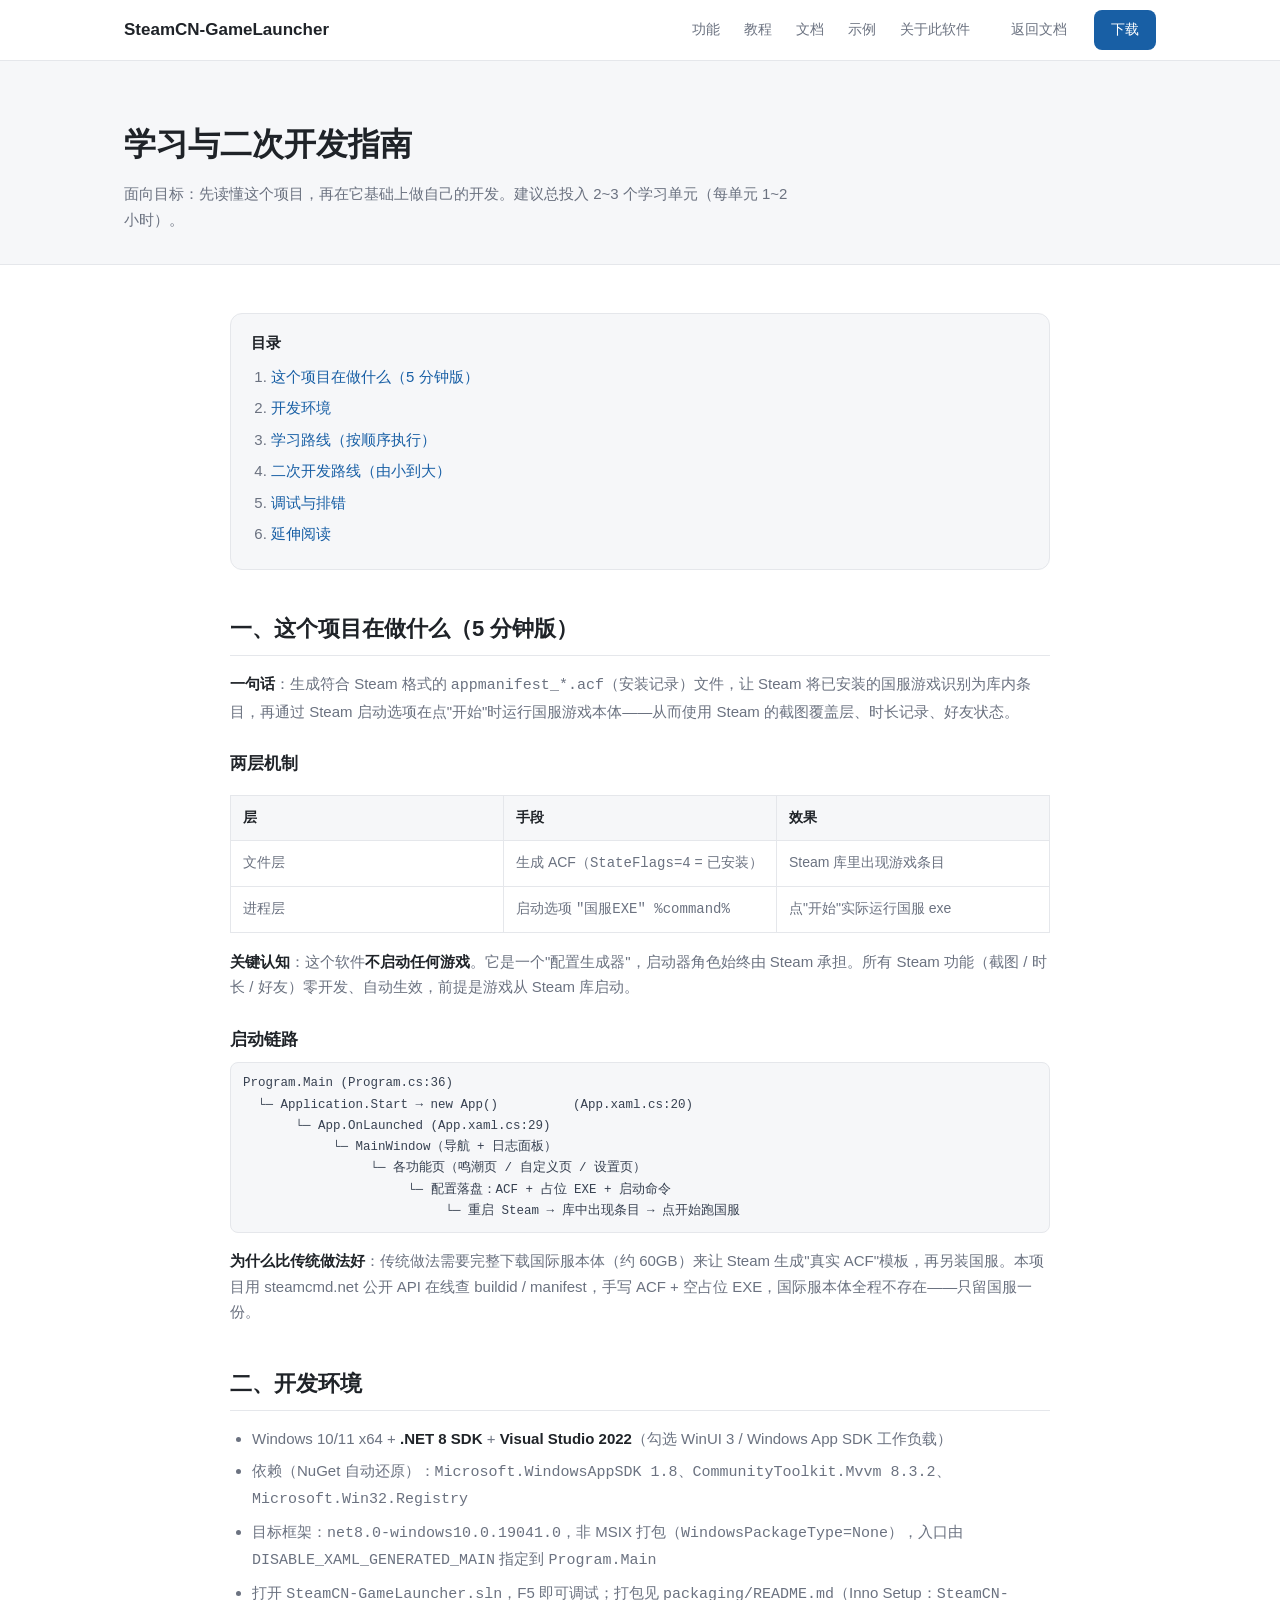
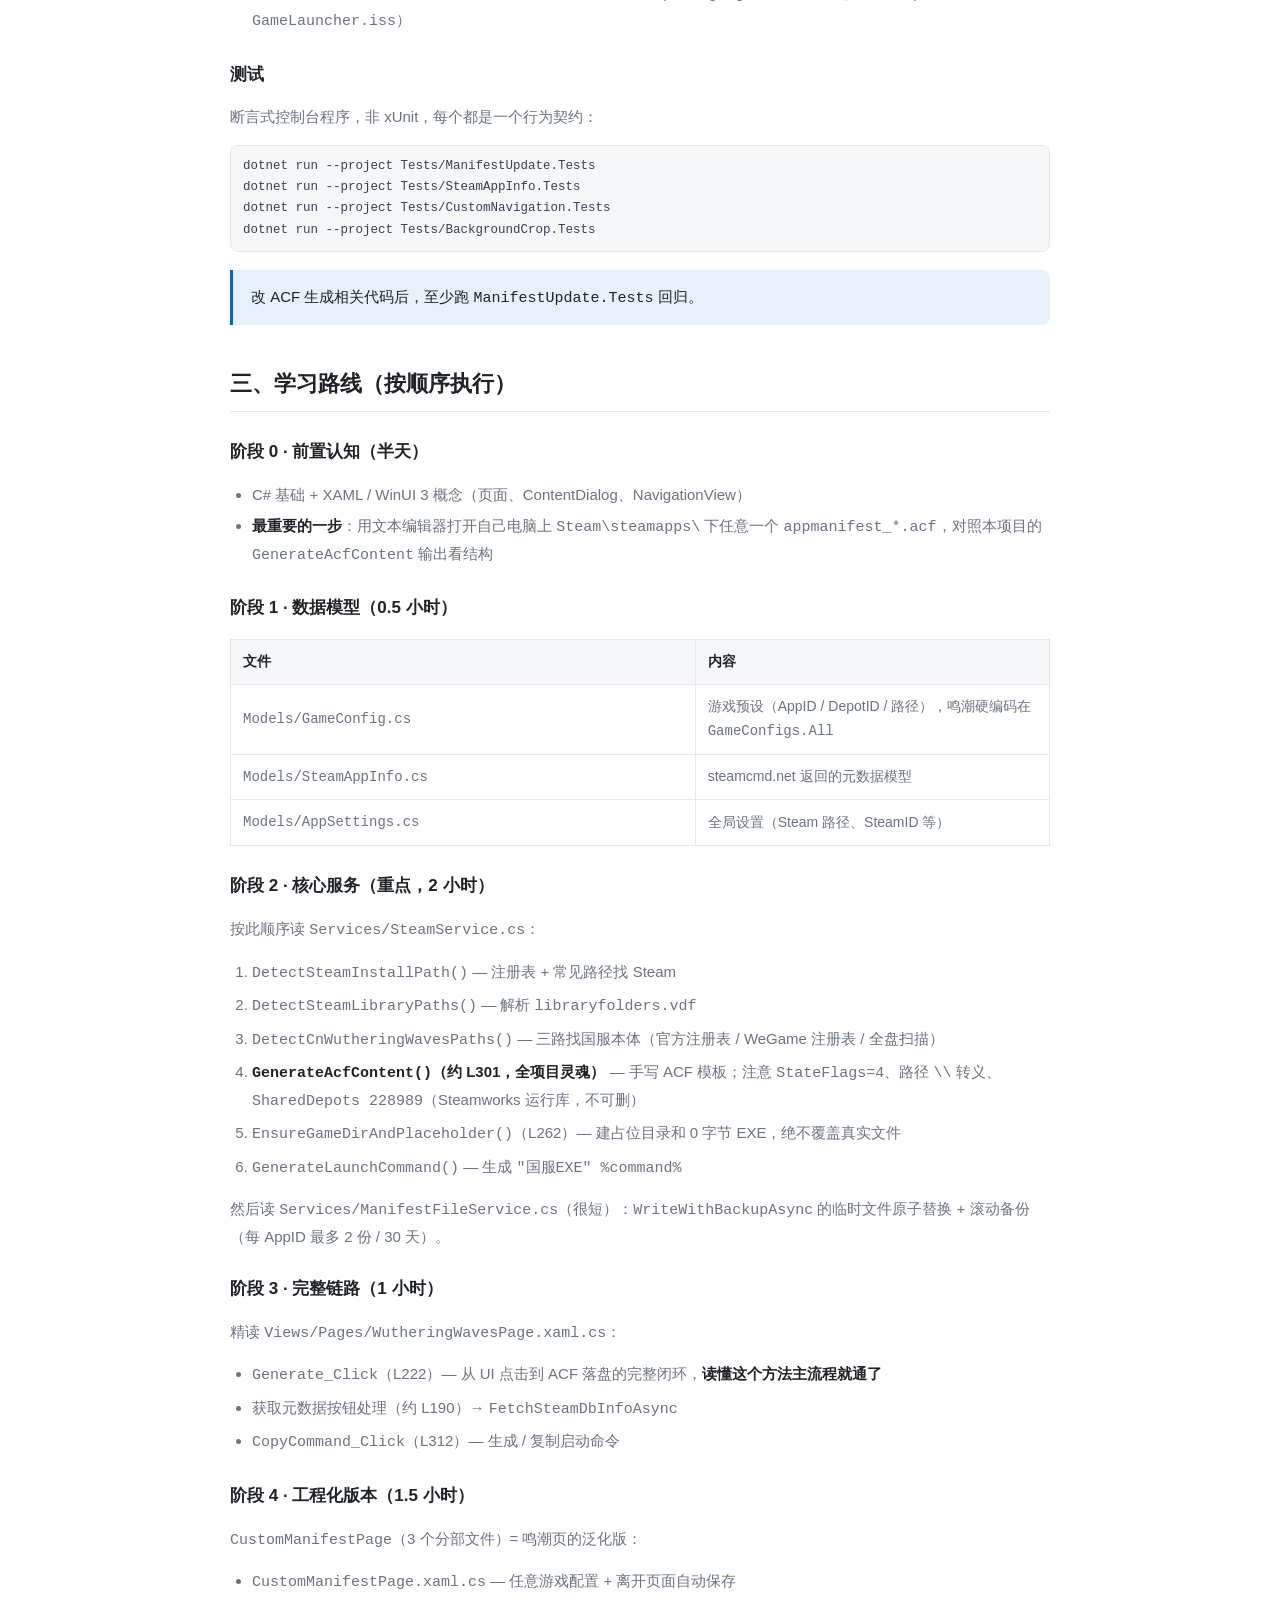
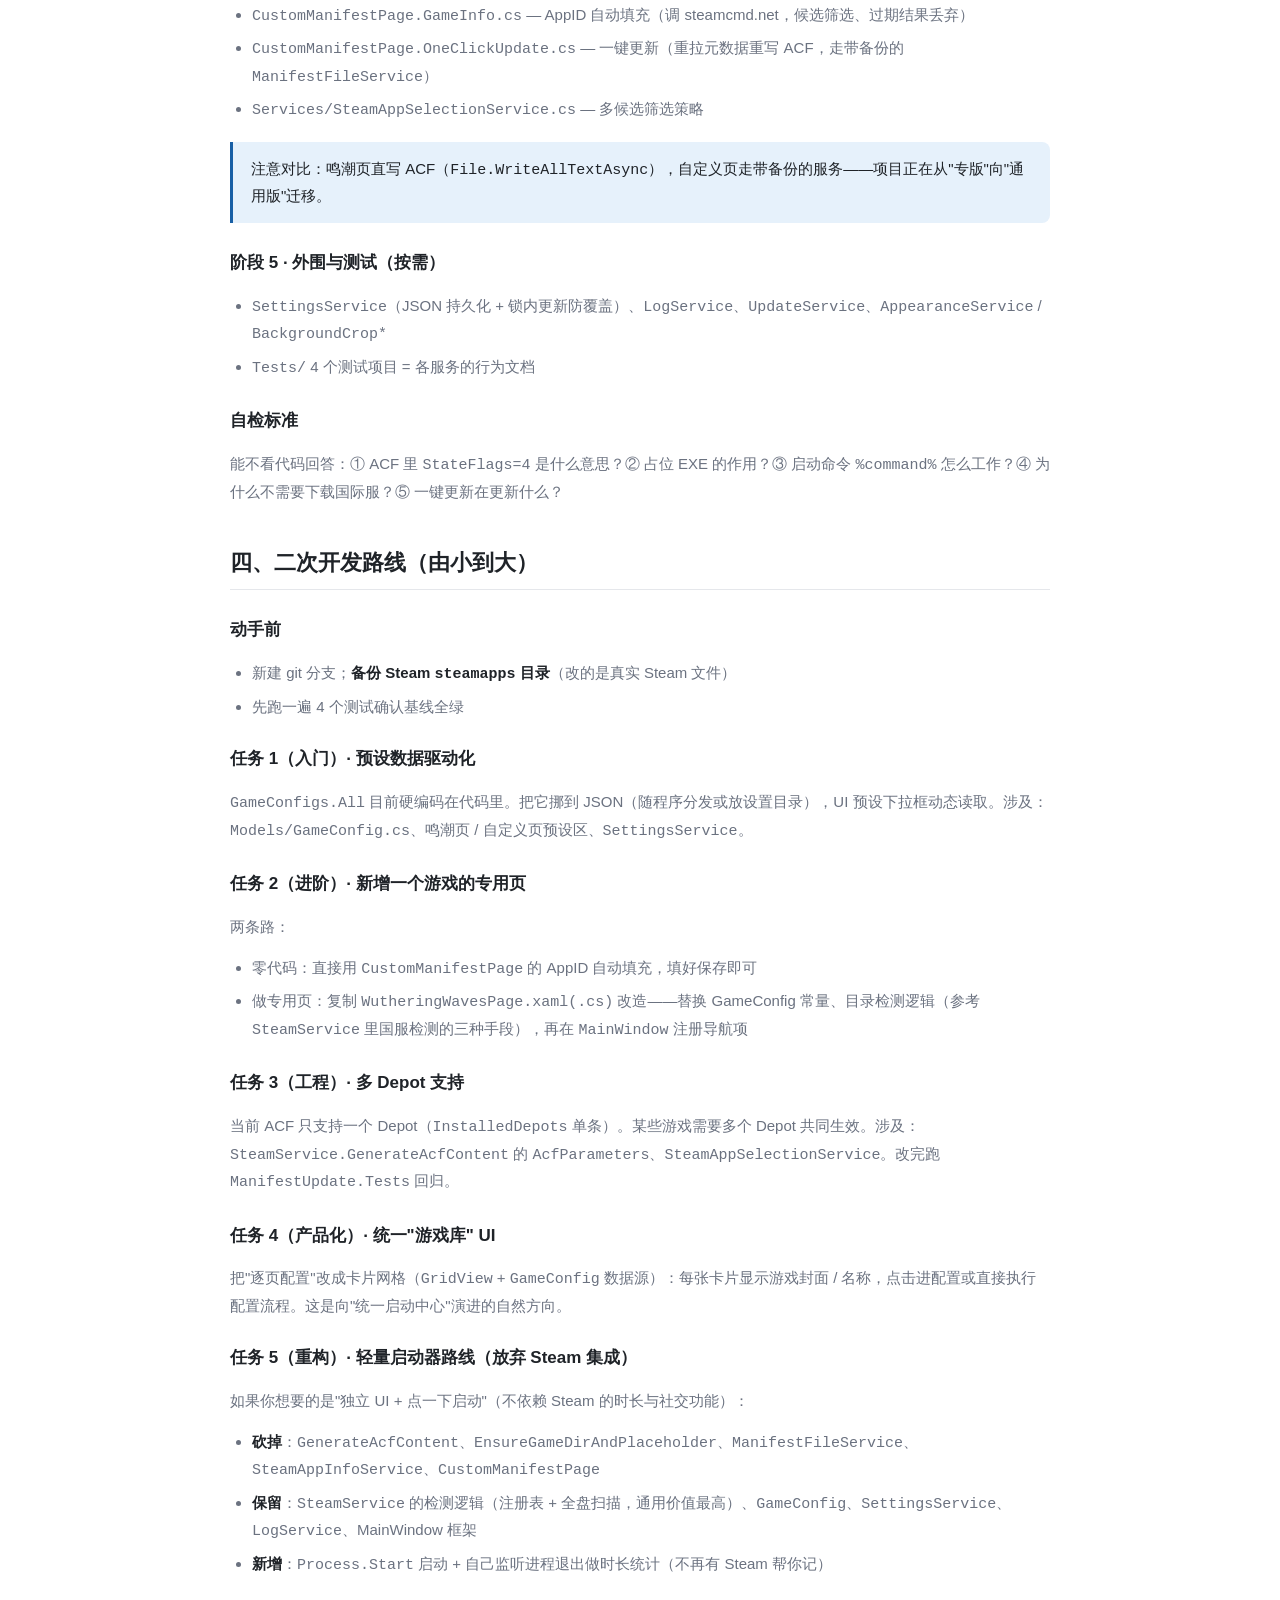
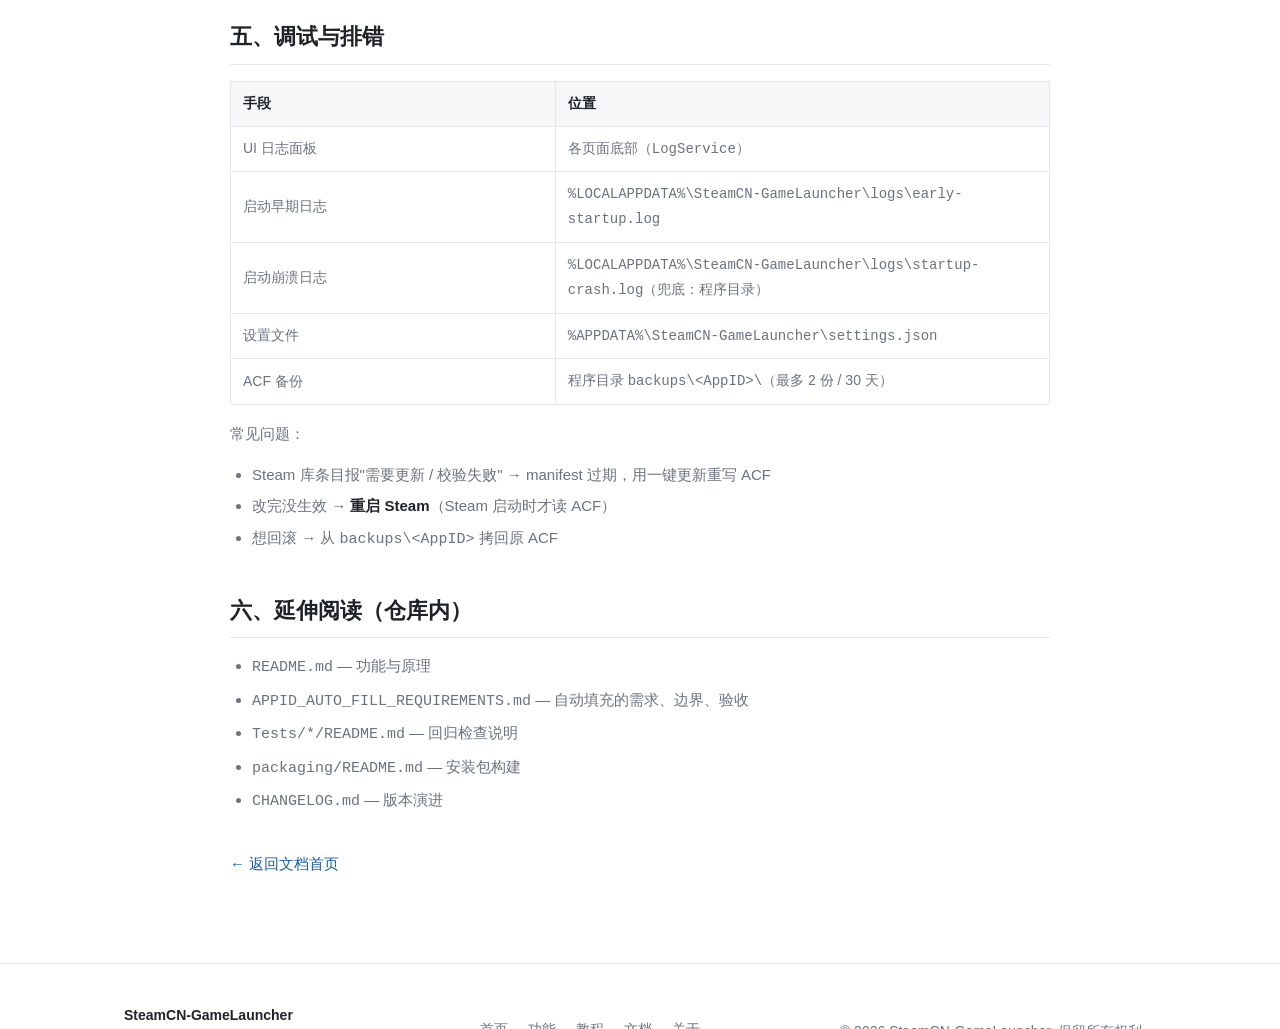
<file: docs/learning-guide.html>
<!DOCTYPE html>
<html lang="zh-CN">
<head>
  <meta charset="UTF-8">
  <meta name="viewport" content="width=device-width, initial-scale=1.0">
  <meta name="description" content="SteamCN-GameLauncher 学习与二次开发指南：项目原理、开发环境、学习路线、二次开发任务与排错方法。">
  <title>学习与二次开发指南 | SteamCN-GameLauncher</title>
  <link rel="icon" href="../assets/favicon.svg" type="image/svg+xml">
  <link rel="stylesheet" href="../css/style.css">
</head>
<body>

  <header class="site-header">
    <div class="container header-inner">
      <a class="logo" href="../index.html">SteamCN-GameLauncher</a>
      <nav class="nav-links">
        <a href="../features.html">功能</a>
        <a href="../tutorial.html">教程</a>
        <a href="../docs.html">文档</a>
        <a href="../index.html#examples">示例</a>
        <a href="../about.html">关于此软件</a>
      </nav>
      <div class="header-actions">
        <a class="btn btn-ghost" href="../docs.html">返回文档</a>
        <a class="btn btn-primary" href="../index.html#download">下载</a>
      </div>
    </div>
  </header>

  <section class="page-head">
    <div class="container">
      <h1>学习与二次开发指南</h1>
      <p>面向目标：先读懂这个项目，再在它基础上做自己的开发。建议总投入 2~3 个学习单元（每单元 1~2 小时）。</p>
    </div>
  </section>

  <main class="container doc-body">

    <div class="toc">
      <strong>目录</strong>
      <ol>
        <li><a href="#s1">这个项目在做什么（5 分钟版）</a></li>
        <li><a href="#s2">开发环境</a></li>
        <li><a href="#s3">学习路线（按顺序执行）</a></li>
        <li><a href="#s4">二次开发路线（由小到大）</a></li>
        <li><a href="#s5">调试与排错</a></li>
        <li><a href="#s6">延伸阅读</a></li>
      </ol>
    </div>

    <h2 id="s1">一、这个项目在做什么（5 分钟版）</h2>
    <p><strong>一句话</strong>：生成符合 Steam 格式的 <code>appmanifest_*.acf</code>（安装记录）文件，让 Steam 将已安装的国服游戏识别为库内条目，再通过 Steam 启动选项在点"开始"时运行国服游戏本体——从而使用 Steam 的截图覆盖层、时长记录、好友状态。</p>

    <h3>两层机制</h3>
    <table class="spec-table">
      <tr><th>层</th><th>手段</th><th>效果</th></tr>
      <tr><td>文件层</td><td>生成 ACF（<code>StateFlags=4</code> = 已安装）</td><td>Steam 库里出现游戏条目</td></tr>
      <tr><td>进程层</td><td>启动选项 <code>"国服EXE" %command%</code></td><td>点"开始"实际运行国服 exe</td></tr>
    </table>

    <p><strong>关键认知</strong>：这个软件<strong>不启动任何游戏</strong>。它是一个"配置生成器"，启动器角色始终由 Steam 承担。所有 Steam 功能（截图 / 时长 / 好友）零开发、自动生效，前提是游戏从 Steam 库启动。</p>

    <h3>启动链路</h3>
    <pre class="code-block"><code>Program.Main (Program.cs:36)
  └─ Application.Start → new App()          (App.xaml.cs:20)
       └─ App.OnLaunched (App.xaml.cs:29)
            └─ MainWindow（导航 + 日志面板）
                 └─ 各功能页（鸣潮页 / 自定义页 / 设置页）
                      └─ 配置落盘：ACF + 占位 EXE + 启动命令
                           └─ 重启 Steam → 库中出现条目 → 点开始跑国服</code></pre>

    <p><strong>为什么比传统做法好</strong>：传统做法需要完整下载国际服本体（约 60GB）来让 Steam 生成"真实 ACF"模板，再另装国服。本项目用 steamcmd.net 公开 API 在线查 buildid / manifest，手写 ACF + 空占位 EXE，国际服本体全程不存在——只留国服一份。</p>

    <h2 id="s2">二、开发环境</h2>
    <ul>
      <li>Windows 10/11 x64 + <strong>.NET 8 SDK</strong> + <strong>Visual Studio 2022</strong>（勾选 WinUI 3 / Windows App SDK 工作负载）</li>
      <li>依赖（NuGet 自动还原）：<code>Microsoft.WindowsAppSDK 1.8</code>、<code>CommunityToolkit.Mvvm 8.3.2</code>、<code>Microsoft.Win32.Registry</code></li>
      <li>目标框架：<code>net8.0-windows10.0.19041.0</code>，非 MSIX 打包（<code>WindowsPackageType=None</code>），入口由 <code>DISABLE_XAML_GENERATED_MAIN</code> 指定到 <code>Program.Main</code></li>
      <li>打开 <code>SteamCN-GameLauncher.sln</code>，F5 即可调试；打包见 <code>packaging/README.md</code>（Inno Setup：<code>SteamCN-GameLauncher.iss</code>）</li>
    </ul>

    <h3>测试</h3>
    <p>断言式控制台程序，非 xUnit，每个都是一个行为契约：</p>
    <pre class="code-block"><code>dotnet run --project Tests/ManifestUpdate.Tests
dotnet run --project Tests/SteamAppInfo.Tests
dotnet run --project Tests/CustomNavigation.Tests
dotnet run --project Tests/BackgroundCrop.Tests</code></pre>
    <div class="note"><p>改 ACF 生成相关代码后，至少跑 <code>ManifestUpdate.Tests</code> 回归。</p></div>

    <h2 id="s3">三、学习路线（按顺序执行）</h2>

    <h3>阶段 0 · 前置认知（半天）</h3>
    <ul>
      <li>C# 基础 + XAML / WinUI 3 概念（页面、ContentDialog、NavigationView）</li>
      <li><strong>最重要的一步</strong>：用文本编辑器打开自己电脑上 <code>Steam\steamapps\</code> 下任意一个 <code>appmanifest_*.acf</code>，对照本项目的 <code>GenerateAcfContent</code> 输出看结构</li>
    </ul>

    <h3>阶段 1 · 数据模型（0.5 小时）</h3>
    <table class="spec-table">
      <tr><th>文件</th><th>内容</th></tr>
      <tr><td><code>Models/GameConfig.cs</code></td><td>游戏预设（AppID / DepotID / 路径），鸣潮硬编码在 <code>GameConfigs.All</code></td></tr>
      <tr><td><code>Models/SteamAppInfo.cs</code></td><td>steamcmd.net 返回的元数据模型</td></tr>
      <tr><td><code>Models/AppSettings.cs</code></td><td>全局设置（Steam 路径、SteamID 等）</td></tr>
    </table>

    <h3>阶段 2 · 核心服务（重点，2 小时）</h3>
    <p>按此顺序读 <code>Services/SteamService.cs</code>：</p>
    <ol>
      <li><code>DetectSteamInstallPath()</code> — 注册表 + 常见路径找 Steam</li>
      <li><code>DetectSteamLibraryPaths()</code> — 解析 <code>libraryfolders.vdf</code></li>
      <li><code>DetectCnWutheringWavesPaths()</code> — 三路找国服本体（官方注册表 / WeGame 注册表 / 全盘扫描）</li>
      <li><strong><code>GenerateAcfContent()</code>（约 L301，全项目灵魂）</strong> — 手写 ACF 模板；注意 <code>StateFlags=4</code>、路径 <code>\\</code> 转义、<code>SharedDepots 228989</code>（Steamworks 运行库，不可删）</li>
      <li><code>EnsureGameDirAndPlaceholder()</code>（L262）— 建占位目录和 0 字节 EXE，绝不覆盖真实文件</li>
      <li><code>GenerateLaunchCommand()</code> — 生成 <code>"国服EXE" %command%</code></li>
    </ol>
    <p>然后读 <code>Services/ManifestFileService.cs</code>（很短）：<code>WriteWithBackupAsync</code> 的临时文件原子替换 + 滚动备份（每 AppID 最多 2 份 / 30 天）。</p>

    <h3>阶段 3 · 完整链路（1 小时）</h3>
    <p>精读 <code>Views/Pages/WutheringWavesPage.xaml.cs</code>：</p>
    <ul>
      <li><code>Generate_Click</code>（L222）— 从 UI 点击到 ACF 落盘的完整闭环，<strong>读懂这个方法主流程就通了</strong></li>
      <li>获取元数据按钮处理（约 L190）→ <code>FetchSteamDbInfoAsync</code></li>
      <li><code>CopyCommand_Click</code>（L312）— 生成 / 复制启动命令</li>
    </ul>

    <h3>阶段 4 · 工程化版本（1.5 小时）</h3>
    <p><code>CustomManifestPage</code>（3 个分部文件）= 鸣潮页的泛化版：</p>
    <ul>
      <li><code>CustomManifestPage.xaml.cs</code> — 任意游戏配置 + 离开页面自动保存</li>
      <li><code>CustomManifestPage.GameInfo.cs</code> — AppID 自动填充（调 steamcmd.net，候选筛选、过期结果丢弃）</li>
      <li><code>CustomManifestPage.OneClickUpdate.cs</code> — 一键更新（重拉元数据重写 ACF，走带备份的 <code>ManifestFileService</code>）</li>
      <li><code>Services/SteamAppSelectionService.cs</code> — 多候选筛选策略</li>
    </ul>
    <div class="note"><p>注意对比：鸣潮页直写 ACF（<code>File.WriteAllTextAsync</code>），自定义页走带备份的服务——项目正在从"专版"向"通用版"迁移。</p></div>

    <h3>阶段 5 · 外围与测试（按需）</h3>
    <ul>
      <li><code>SettingsService</code>（JSON 持久化 + 锁内更新防覆盖）、<code>LogService</code>、<code>UpdateService</code>、<code>AppearanceService</code> / <code>BackgroundCrop*</code></li>
      <li><code>Tests/</code> 4 个测试项目 = 各服务的行为文档</li>
    </ul>

    <h3>自检标准</h3>
    <p>能不看代码回答：① ACF 里 <code>StateFlags=4</code> 是什么意思？② 占位 EXE 的作用？③ 启动命令 <code>%command%</code> 怎么工作？④ 为什么不需要下载国际服？⑤ 一键更新在更新什么？</p>

    <h2 id="s4">四、二次开发路线（由小到大）</h2>

    <h3>动手前</h3>
    <ul>
      <li>新建 git 分支；<strong>备份 Steam <code>steamapps</code> 目录</strong>（改的是真实 Steam 文件）</li>
      <li>先跑一遍 4 个测试确认基线全绿</li>
    </ul>

    <h3>任务 1（入门）· 预设数据驱动化</h3>
    <p><code>GameConfigs.All</code> 目前硬编码在代码里。把它挪到 JSON（随程序分发或放设置目录），UI 预设下拉框动态读取。涉及：<code>Models/GameConfig.cs</code>、鸣潮页 / 自定义页预设区、<code>SettingsService</code>。</p>

    <h3>任务 2（进阶）· 新增一个游戏的专用页</h3>
    <p>两条路：</p>
    <ul>
      <li>零代码：直接用 <code>CustomManifestPage</code> 的 AppID 自动填充，填好保存即可</li>
      <li>做专用页：复制 <code>WutheringWavesPage.xaml(.cs)</code> 改造——替换 GameConfig 常量、目录检测逻辑（参考 <code>SteamService</code> 里国服检测的三种手段），再在 <code>MainWindow</code> 注册导航项</li>
    </ul>

    <h3>任务 3（工程）· 多 Depot 支持</h3>
    <p>当前 ACF 只支持一个 Depot（<code>InstalledDepots</code> 单条）。某些游戏需要多个 Depot 共同生效。涉及：<code>SteamService.GenerateAcfContent</code> 的 <code>AcfParameters</code>、<code>SteamAppSelectionService</code>。改完跑 <code>ManifestUpdate.Tests</code> 回归。</p>

    <h3>任务 4（产品化）· 统一"游戏库" UI</h3>
    <p>把"逐页配置"改成卡片网格（<code>GridView</code> + <code>GameConfig</code> 数据源）：每张卡片显示游戏封面 / 名称，点击进配置或直接执行配置流程。这是向"统一启动中心"演进的自然方向。</p>

    <h3>任务 5（重构）· 轻量启动器路线（放弃 Steam 集成）</h3>
    <p>如果你想要的是"独立 UI + 点一下启动"（不依赖 Steam 的时长与社交功能）：</p>
    <ul>
      <li><strong>砍掉</strong>：<code>GenerateAcfContent</code>、<code>EnsureGameDirAndPlaceholder</code>、<code>ManifestFileService</code>、<code>SteamAppInfoService</code>、<code>CustomManifestPage</code></li>
      <li><strong>保留</strong>：<code>SteamService</code> 的检测逻辑（注册表 + 全盘扫描，通用价值最高）、<code>GameConfig</code>、<code>SettingsService</code>、<code>LogService</code>、MainWindow 框架</li>
      <li><strong>新增</strong>：<code>Process.Start</code> 启动 + 自己监听进程退出做时长统计（不再有 Steam 帮你记）</li>
    </ul>

    <h2 id="s5">五、调试与排错</h2>
    <table class="spec-table">
      <tr><th>手段</th><th>位置</th></tr>
      <tr><td>UI 日志面板</td><td>各页面底部（<code>LogService</code>）</td></tr>
      <tr><td>启动早期日志</td><td><code>%LOCALAPPDATA%\SteamCN-GameLauncher\logs\early-startup.log</code></td></tr>
      <tr><td>启动崩溃日志</td><td><code>%LOCALAPPDATA%\SteamCN-GameLauncher\logs\startup-crash.log</code>（兜底：程序目录）</td></tr>
      <tr><td>设置文件</td><td><code>%APPDATA%\SteamCN-GameLauncher\settings.json</code></td></tr>
      <tr><td>ACF 备份</td><td>程序目录 <code>backups\&lt;AppID&gt;\</code>（最多 2 份 / 30 天）</td></tr>
    </table>
    <p>常见问题：</p>
    <ul>
      <li>Steam 库条目报"需要更新 / 校验失败" → manifest 过期，用一键更新重写 ACF</li>
      <li>改完没生效 → <strong>重启 Steam</strong>（Steam 启动时才读 ACF）</li>
      <li>想回滚 → 从 <code>backups\&lt;AppID&gt;</code> 拷回原 ACF</li>
    </ul>

    <h2 id="s6">六、延伸阅读（仓库内）</h2>
    <ul>
      <li><code>README.md</code> — 功能与原理</li>
      <li><code>APPID_AUTO_FILL_REQUIREMENTS.md</code> — 自动填充的需求、边界、验收</li>
      <li><code>Tests/*/README.md</code> — 回归检查说明</li>
      <li><code>packaging/README.md</code> — 安装包构建</li>
      <li><code>CHANGELOG.md</code> — 版本演进</li>
    </ul>

    <p style="margin-top:36px;"><a href="../docs.html">← 返回文档首页</a></p>

  </main>

  <footer class="site-footer">
    <div class="container footer-inner">
      <div>
        <strong>SteamCN-GameLauncher</strong>
        <p class="muted">国服二游接入 Steam 的配置助手。</p>
      </div>
      <nav class="footer-links">
        <a href="../index.html">首页</a>
        <a href="../features.html">功能</a>
        <a href="../tutorial.html">教程</a>
        <a href="../docs.html">文档</a>
        <a href="../about.html">关于</a>
      </nav>
      <p class="muted">© 2026 SteamCN-GameLauncher. 保留所有权利。</p>
    </div>
  </footer>

</body>
</html>
</file>
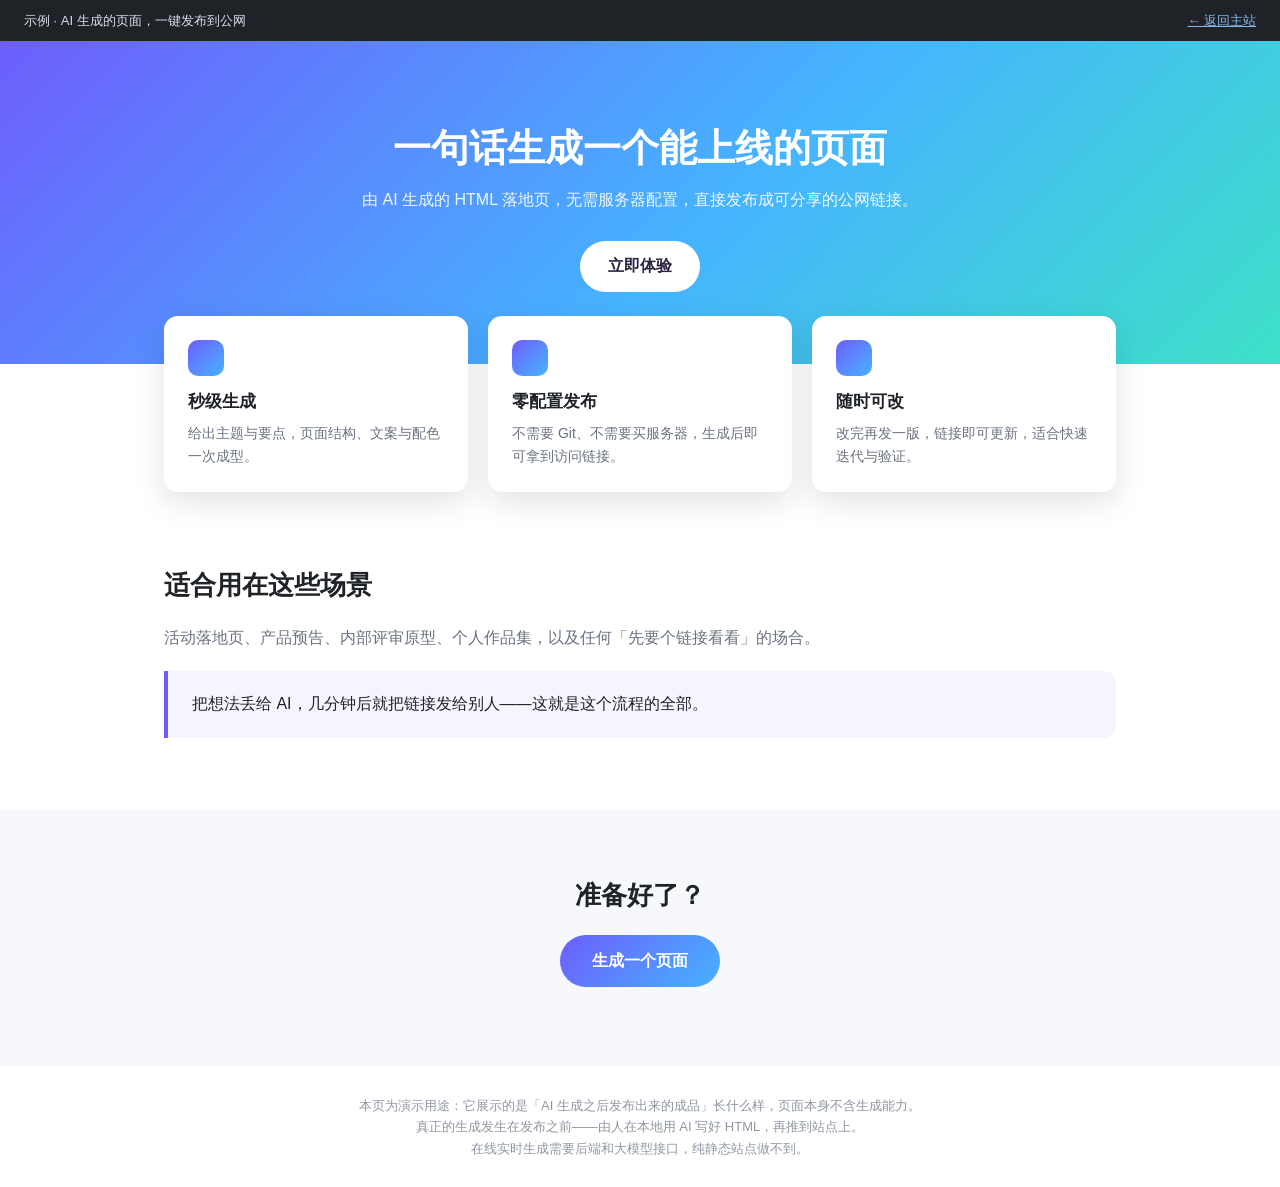
<file: examples/ai.html>
<!DOCTYPE html>
<html lang="zh-CN">
<head>
  <meta charset="UTF-8">
  <meta name="viewport" content="width=device-width, initial-scale=1.0">
  <title>AI 生成页面一键发布 · 示例</title>
  <link rel="icon" href="../assets/favicon.svg" type="image/svg+xml">
  <style>
    * { box-sizing: border-box; }
    body {
      margin: 0;
      font-family: -apple-system, BlinkMacSystemFont, "Segoe UI", "Microsoft YaHei", sans-serif;
      color: #1f2328;
      background: #fff;
      line-height: 1.65;
    }
    .demo-bar {
      display: flex; align-items: center; justify-content: space-between; gap: 12px;
      padding: 10px 24px; background: #1f2328; color: #d8dee6; font-size: 13px; flex-wrap: wrap;
    }
    .demo-bar a { color: #85b7eb; }
    .hero {
      padding: 84px 24px 72px;
      text-align: center;
      background: linear-gradient(135deg, #6d5efc 0%, #46b3ff 55%, #3ee0c8 100%);
      color: #fff;
    }
    .hero h1 { margin: 0 auto 14px; max-width: 720px; font-size: 38px; line-height: 1.25; }
    .hero p { margin: 0 auto 28px; max-width: 560px; opacity: 0.92; }
    .hero .btn {
      display: inline-block; padding: 12px 28px; background: #fff; color: #2b2340;
      border-radius: 999px; font-weight: 600; text-decoration: none;
    }
    .features {
      display: grid; grid-template-columns: repeat(3, 1fr); gap: 20px;
      max-width: 1000px; margin: -48px auto 0; padding: 0 24px;
    }
    .f {
      background: #fff; border-radius: 14px; padding: 24px;
      box-shadow: 0 10px 30px rgba(20, 25, 40, 0.12);
    }
    .f .ico {
      width: 36px; height: 36px; border-radius: 10px; margin-bottom: 12px;
      background: linear-gradient(135deg, #6d5efc, #46b3ff);
    }
    .f h3 { margin: 0 0 6px; font-size: 17px; }
    .f p { margin: 0; color: #6b7280; font-size: 14px; }
    .band { max-width: 1000px; margin: 72px auto; padding: 0 24px; }
    .band h2 { font-size: 26px; margin: 0 0 18px; }
    .band p { color: #6b7280; margin: 0 0 12px; }
    .quote {
      padding: 20px 24px; border-left: 4px solid #6d5efc; background: #f5f4ff;
      border-radius: 0 12px 12px 0; margin-top: 20px;
    }
    .cta { text-align: center; padding: 64px 24px 80px; background: #f7f8fb; }
    .cta .btn {
      display: inline-block; padding: 13px 32px; border-radius: 999px;
      background: linear-gradient(135deg, #6d5efc, #46b3ff); color: #fff;
      font-weight: 600; text-decoration: none;
    }
    footer { padding: 28px 24px; text-align: center; color: #9096a2; font-size: 13px; }
    @media (max-width: 820px) {
      .features { grid-template-columns: 1fr; margin-top: 24px; }
      .hero h1 { font-size: 28px; }
    }
  </style>
</head>
<body>

  <div class="demo-bar">
    <span>示例 · AI 生成的页面，一键发布到公网</span>
    <span><a href="../index.html">← 返回主站</a></span>
  </div>

  <section class="hero">
    <h1>一句话生成一个能上线的页面</h1>
    <p>由 AI 生成的 HTML 落地页，无需服务器配置，直接发布成可分享的公网链接。</p>
    <a class="btn" href="../index.html#download">立即体验</a>
  </section>

  <div class="features">
    <div class="f">
      <div class="ico"></div>
      <h3>秒级生成</h3>
      <p>给出主题与要点，页面结构、文案与配色一次成型。</p>
    </div>
    <div class="f">
      <div class="ico"></div>
      <h3>零配置发布</h3>
      <p>不需要 Git、不需要买服务器，生成后即可拿到访问链接。</p>
    </div>
    <div class="f">
      <div class="ico"></div>
      <h3>随时可改</h3>
      <p>改完再发一版，链接即可更新，适合快速迭代与验证。</p>
    </div>
  </div>

  <section class="band">
    <h2>适合用在这些场景</h2>
    <p>活动落地页、产品预告、内部评审原型、个人作品集，以及任何「先要个链接看看」的场合。</p>
    <div class="quote">
      把想法丢给 AI，几分钟后就把链接发给别人——这就是这个流程的全部。
    </div>
  </section>

  <section class="cta">
    <h2 style="margin:0 0 18px;font-size:26px;">准备好了？</h2>
    <a class="btn" href="../index.html#download">生成一个页面</a>
  </section>

  <footer>
    本页为演示用途：它展示的是「AI 生成之后发布出来的成品」长什么样，页面本身不含生成能力。<br>
    真正的生成发生在发布之前——由人在本地用 AI 写好 HTML，再推到站点上。<br>
    在线实时生成需要后端和大模型接口，纯静态站点做不到。
  </footer>

</body>
</html>
</file>
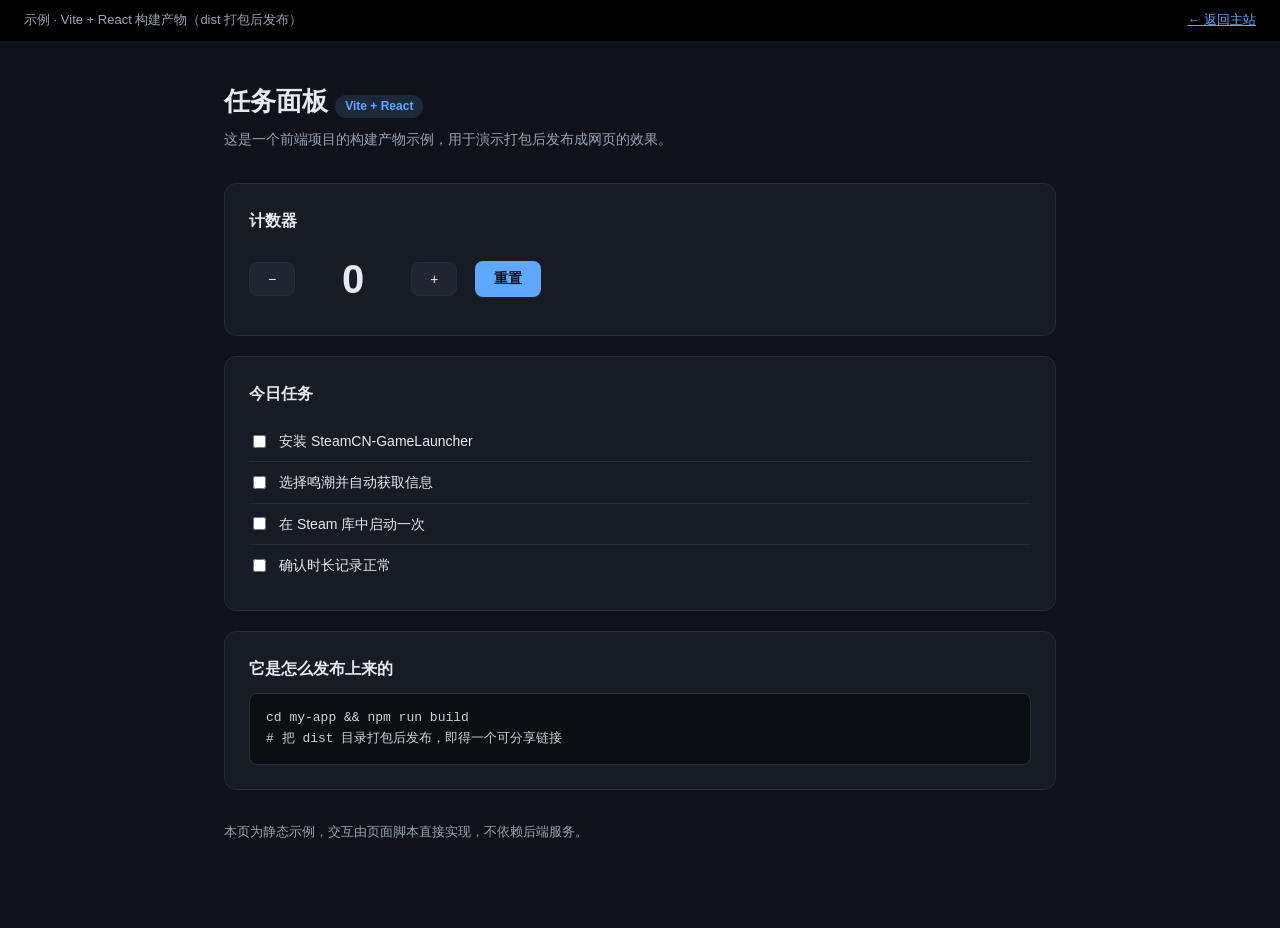
<file: examples/vite.html>
<!DOCTYPE html>
<html lang="zh-CN">
<head>
  <meta charset="UTF-8">
  <meta name="viewport" content="width=device-width, initial-scale=1.0">
  <title>Vite + React 构建产物 · 示例</title>
  <link rel="icon" href="../assets/favicon.svg" type="image/svg+xml">
  <style>
    :root {
      --bg: #0f1319;
      --panel: #171c24;
      --line: #262d38;
      --text: #e6e9ef;
      --muted: #98a2b3;
      --accent: #5ea8ff;
    }
    * { box-sizing: border-box; }
    body {
      margin: 0;
      background: var(--bg);
      color: var(--text);
      font-family: -apple-system, BlinkMacSystemFont, "Segoe UI", "Microsoft YaHei", sans-serif;
      line-height: 1.6;
    }
    .demo-bar {
      display: flex; align-items: center; justify-content: space-between; gap: 12px;
      padding: 10px 24px; background: #000; color: #98a2b3; font-size: 13px; flex-wrap: wrap;
    }
    .demo-bar a { color: var(--accent); }
    .wrap { max-width: 880px; margin: 0 auto; padding: 40px 24px 72px; }
    h1 { margin: 0 0 6px; font-size: 26px; }
    .sub { margin: 0 0 32px; color: var(--muted); font-size: 14px; }
    .panel {
      padding: 24px; background: var(--panel);
      border: 1px solid var(--line); border-radius: 12px; margin-bottom: 20px;
    }
    .counter { display: flex; align-items: center; gap: 18px; }
    .count { font-size: 40px; font-weight: 600; min-width: 80px; text-align: center; }
    button {
      padding: 8px 18px; border-radius: 8px; border: 1px solid var(--line);
      background: #20262f; color: var(--text); font-size: 14px; cursor: pointer;
    }
    button:hover { border-color: var(--accent); }
    button.primary { background: var(--accent); color: #08111d; border-color: transparent; font-weight: 600; }
    ul.tasks { list-style: none; margin: 14px 0 0; padding: 0; }
    ul.tasks li {
      display: flex; align-items: center; gap: 10px;
      padding: 9px 0; border-bottom: 1px solid var(--line); font-size: 14px;
    }
    ul.tasks li:last-child { border-bottom: none; }
    ul.tasks li.done span { text-decoration: line-through; color: var(--muted); }
    .badge {
      display: inline-block; padding: 2px 10px; border-radius: 20px;
      background: rgba(94, 168, 255, 0.15); color: var(--accent); font-size: 12px;
    }
    code { font-family: Consolas, Menlo, monospace; font-size: 13px; }
    pre {
      margin: 0; padding: 14px 16px; background: #0b0e13; border: 1px solid var(--line);
      border-radius: 8px; overflow-x: auto; color: #c9d1d9;
    }
    .footer-note { margin-top: 32px; color: var(--muted); font-size: 13px; }
  </style>
</head>
<body>

  <div class="demo-bar">
    <span>示例 · Vite + React 构建产物（dist 打包后发布）</span>
    <span><a href="../index.html">← 返回主站</a></span>
  </div>

  <div class="wrap">
    <h1>任务面板 <span class="badge">Vite + React</span></h1>
    <p class="sub">这是一个前端项目的构建产物示例，用于演示打包后发布成网页的效果。</p>

    <div class="panel">
      <strong>计数器</strong>
      <div class="counter" style="margin-top:14px;">
        <button id="dec">−</button>
        <div class="count" id="count">0</div>
        <button id="inc">+</button>
        <button class="primary" id="reset">重置</button>
      </div>
    </div>

    <div class="panel">
      <strong>今日任务</strong>
      <ul class="tasks" id="tasks">
        <li><input type="checkbox"> <span>安装 SteamCN-GameLauncher</span></li>
        <li><input type="checkbox"> <span>选择鸣潮并自动获取信息</span></li>
        <li><input type="checkbox"> <span>在 Steam 库中启动一次</span></li>
        <li><input type="checkbox"> <span>确认时长记录正常</span></li>
      </ul>
    </div>

    <div class="panel">
      <strong>它是怎么发布上来的</strong>
      <pre style="margin-top:12px;"><code>cd my-app &amp;&amp; npm run build
# 把 dist 目录打包后发布，即得一个可分享链接</code></pre>
    </div>

    <p class="footer-note">
      本页为静态示例，交互由页面脚本直接实现，不依赖后端服务。
    </p>
  </div>

  <script>
    var n = 0, el = document.getElementById('count');
    document.getElementById('inc').onclick = function () { el.textContent = ++n; };
    document.getElementById('dec').onclick = function () { el.textContent = --n; };
    document.getElementById('reset').onclick = function () { n = 0; el.textContent = n; };
    document.getElementById('tasks').addEventListener('change', function (e) {
      if (e.target.tagName === 'INPUT') e.target.parentElement.classList.toggle('done', e.target.checked);
    });
  </script>

</body>
</html>
</file>
<file: css/style.css>
:root {
  --bg: #ffffff;
  --bg-alt: #f6f7f9;
  --card: #ffffff;
  --text: #1f2328;
  --muted: #6b7280;
  --line: #e5e7eb;
  --accent: #185fa5;
  --accent-soft: #e6f1fb;
  --radius: 12px;
}

* { box-sizing: border-box; }

html { scroll-behavior: smooth; }

body {
  margin: 0;
  background: var(--bg);
  color: var(--text);
  font-family: -apple-system, BlinkMacSystemFont, "Segoe UI", "Microsoft YaHei", sans-serif;
  font-size: 15px;
  line-height: 1.7;
}

a { color: var(--accent); text-decoration: none; }
a:hover { text-decoration: underline; }

.container {
  max-width: 1080px;
  margin: 0 auto;
  padding: 0 24px;
}

/* ---------- 顶部导航 ---------- */
.site-header {
  position: sticky;
  top: 0;
  z-index: 20;
  background: rgba(255, 255, 255, 0.92);
  border-bottom: 1px solid var(--line);
  backdrop-filter: blur(6px);
}

.header-inner {
  display: flex;
  align-items: center;
  justify-content: space-between;
  height: 60px;
}

.logo {
  font-size: 17px;
  font-weight: 600;
  color: var(--text);
}
.logo:hover { text-decoration: none; }

.nav-links {
  display: flex;
  gap: 24px;
  margin-left: auto;
  margin-right: 24px;
}
.nav-links a { color: var(--muted); font-size: 14px; }
.nav-links a:hover { color: var(--text); text-decoration: none; }

.header-actions { display: flex; gap: 10px; align-items: center; }

/* ---------- 按钮 ---------- */
.btn {
  display: inline-block;
  padding: 7px 16px;
  border-radius: 8px;
  font-size: 14px;
  border: 1px solid transparent;
  cursor: pointer;
}
.btn:hover { text-decoration: none; }
.btn-primary { background: var(--accent); color: #fff; }
.btn-primary:hover { background: #12497f; }
.btn-outline { border-color: var(--line); color: var(--text); background: #fff; }
.btn-outline:hover { border-color: var(--muted); }
.btn-ghost { color: var(--muted); }
.btn-ghost:hover { color: var(--text); }
.btn-lg { padding: 11px 26px; font-size: 15px; }

/* ---------- Hero ---------- */
.hero {
  position: relative;
  padding: 130px 0 96px;
  text-align: center;
  color: #fff;
  background:
    linear-gradient(180deg, rgba(15, 20, 30, 0.40) 0%, rgba(15, 20, 30, 0.62) 70%, rgba(246, 247, 249, 1) 100%),
    url("../assets/hero-bg.jpg") center 35% / cover no-repeat;
}

.hero h1 {
  margin: 0 auto 18px;
  max-width: 780px;
  font-size: 42px;
  line-height: 1.25;
  font-weight: 600;
  letter-spacing: -0.5px;
  text-shadow: 0 2px 14px rgba(0, 0, 0, 0.45);
}

.hero-sub {
  margin: 0 auto 32px;
  max-width: 620px;
  color: rgba(255, 255, 255, 0.88);
  font-size: 17px;
  text-shadow: 0 1px 8px rgba(0, 0, 0, 0.45);
}

.hero-actions {
  display: flex;
  gap: 14px;
  justify-content: center;
  margin-bottom: 56px;
  flex-wrap: wrap;
}

.hero .btn-outline {
  background: rgba(255, 255, 255, 0.12);
  border-color: rgba(255, 255, 255, 0.45);
  color: #fff;
}
.hero .btn-outline:hover { background: rgba(255, 255, 255, 0.22); }

/* ---------- 终端演示 ---------- */
.terminal {
  max-width: 720px;
  margin: 0 auto;
  background: #1f2328;
  border-radius: var(--radius);
  overflow: hidden;
  text-align: left;
  box-shadow: 0 8px 24px rgba(15, 20, 30, 0.12);
}

.terminal-bar {
  display: flex;
  align-items: center;
  gap: 7px;
  padding: 10px 14px;
  background: #2b3138;
}

.dot {
  width: 11px;
  height: 11px;
  border-radius: 50%;
  background: #4a5058;
}

.terminal-title {
  margin-left: 10px;
  color: #9aa2ad;
  font-size: 12px;
}

.terminal-body {
  margin: 0;
  padding: 18px 20px 22px;
  color: #d8dee6;
  font-family: "SFMono-Regular", Consolas, "Liberation Mono", Menlo, monospace;
  font-size: 13px;
  line-height: 1.9;
  white-space: pre-wrap;
}
.terminal-body .prompt { color: #7fd1a3; }
.terminal-body .out { color: #9aa2ad; }
.terminal-body .ok { color: #7fd1a3; font-weight: 600; }
.terminal-body .url { color: #85b7eb; }

.cursor {
  display: inline-block;
  width: 7px;
  height: 15px;
  background: #d8dee6;
  vertical-align: text-bottom;
  animation: blink 1s steps(2, start) infinite;
}
@keyframes blink { to { visibility: hidden; } }

/* ---------- 通用区块 ---------- */
.section { padding: 76px 0; }
.section-alt { background: var(--bg-alt); }

.section-title {
  margin: 0 0 10px;
  font-size: 28px;
  font-weight: 600;
  text-align: center;
}

.section-desc {
  margin: 0 auto 44px;
  max-width: 640px;
  color: var(--muted);
  text-align: center;
}

/* ---------- 卡片与网格 ---------- */
.grid { display: grid; gap: 20px; }
.grid-3 { grid-template-columns: repeat(3, 1fr); }
.grid-4 { grid-template-columns: repeat(4, 1fr); }

.card {
  padding: 26px;
  background: var(--card);
  border: 1px solid var(--line);
  border-radius: var(--radius);
}

.card h3 {
  margin: 0 0 8px;
  font-size: 17px;
  font-weight: 600;
}

.card p {
  margin: 0 0 14px;
  color: var(--muted);
  font-size: 14px;
}

.step-num {
  display: inline-flex;
  align-items: center;
  justify-content: center;
  width: 30px;
  height: 30px;
  margin-bottom: 14px;
  border-radius: 8px;
  background: var(--accent-soft);
  color: var(--accent);
  font-size: 14px;
  font-weight: 600;
}

.tags {
  display: flex;
  flex-wrap: wrap;
  gap: 8px;
  margin: 0;
  padding: 0;
  list-style: none;
}
.tags li {
  padding: 3px 10px;
  border: 1px solid var(--line);
  border-radius: 20px;
  color: var(--muted);
  font-size: 12px;
}

.badge {
  display: inline-block;
  margin-bottom: 10px;
  padding: 2px 10px;
  border-radius: 20px;
  background: var(--accent-soft);
  color: var(--accent);
  font-size: 12px;
}

.card-link { font-size: 14px; font-weight: 500; }

.code-block {
  margin: 0 0 14px;
  padding: 10px 12px;
  background: var(--bg-alt);
  border: 1px solid var(--line);
  border-radius: 8px;
  font-family: Consolas, Menlo, monospace;
  font-size: 12.5px;
  color: #374151;
  overflow-x: auto;
}

/* ---------- 链接列表 ---------- */
.link-list {
  display: grid;
  grid-template-columns: repeat(2, 1fr);
  gap: 2px 32px;
  margin: 0;
  padding: 0;
  list-style: none;
  max-width: 900px;
  margin: 0 auto;
}

.link-list li {
  padding: 12px 0;
  border-bottom: 1px solid var(--line);
}

.link-list a { font-size: 15px; font-weight: 500; }
.link-list span {
  display: block;
  color: var(--muted);
  font-size: 13px;
}

/* ---------- 示例区（居中卡片） ---------- */
#examples .card {
  text-align: center;
  padding: 30px 24px 26px;
}
#examples .card h3 { margin-bottom: 10px; }
#examples .card p { margin-bottom: 16px; }
#examples .badge { margin-bottom: 14px; }
#examples .container { max-width: 1180px; }
#examples .code-block {
  display: block;
  text-align: left;
  margin: 0 auto 18px;
  max-width: 100%;
}
#examples .card-link {
  display: inline-block;
  padding: 7px 20px;
  border: 1px solid var(--line);
  border-radius: 8px;
  font-size: 14px;
}
#examples .card-link:hover {
  border-color: var(--accent);
  background: var(--accent-soft);
  text-decoration: none;
}

/* ---------- 底部「运行维护」向下箭头入口 ---------- */
.mm-entry {
  padding: 16px 0 58px;
  text-align: center;
  background: var(--bg);
}

.mm-arrow {
  display: inline-block;
  padding: 4px 20px 0;
  background: none;
  text-decoration: none;
  will-change: transform;
  -webkit-tap-highlight-color: transparent;
}
.mm-arrow:hover { text-decoration: none; }

.mm-arrow-title {
  display: block;
  font-size: 15px;
  font-weight: 600;
  letter-spacing: 5px;
  text-indent: 5px;
  line-height: 1.5;
  color: var(--muted);
  transition: color 0.18s ease;
}

.mm-arrow:hover .mm-arrow-title,
.mm-arrow:focus-visible .mm-arrow-title { color: var(--accent); }

/* 文字下面的两个小勾（⌄⌄） */
.mm-chev {
  display: block;
  margin-top: 3px;
  color: var(--muted);
  transition: color 0.18s ease;
}

.mm-arrow:hover .mm-chev,
.mm-arrow:focus-visible .mm-chev { color: var(--accent); }

.mm-chev > span {
  display: block;
  width: 13px;
  height: 13px;
  margin: -5px auto 0;
  border-left: 2px solid currentColor;
  border-bottom: 2px solid currentColor;
  border-radius: 0 0 0 2px;
  transform: rotate(-45deg);
  animation: mmFloat 1.9s ease-in-out infinite;
}

.mm-chev > span:nth-child(2) {
  opacity: 0.5;
  animation-delay: 0.18s;
}

@keyframes mmFloat {
  0%, 100% { transform: rotate(-45deg) translate(0, 0); }
  50%      { transform: rotate(-45deg) translate(2px, 2px); }
}

/* ---------- 底部 CTA ---------- */
.cta {
  padding: 88px 0;
  text-align: center;
  background: var(--bg-alt);
  border-top: 1px solid var(--line);
}
.cta h2 { margin: 0 0 10px; font-size: 30px; font-weight: 600; }
.cta p { margin: 0 auto 28px; max-width: 520px; color: var(--muted); }

/* ---------- 页脚 ---------- */
.site-footer {
  padding: 40px 0;
  border-top: 1px solid var(--line);
  font-size: 14px;
}

.footer-inner {
  display: flex;
  align-items: center;
  justify-content: space-between;
  gap: 20px;
  flex-wrap: wrap;
}

.footer-inner p { margin: 4px 0 0; }
.footer-links { display: flex; gap: 20px; }
.footer-links a { color: var(--muted); font-size: 14px; }
.muted { color: var(--muted); }

/* ---------- 响应式 ---------- */
@media (max-width: 880px) {
  .grid-3 { grid-template-columns: 1fr 1fr; }
  .grid-4 { grid-template-columns: 1fr 1fr; }
  .hero h1 { font-size: 32px; }
}

@media (max-width: 640px) {
  .nav-links { display: none; }
  .grid-3 { grid-template-columns: 1fr; }
  .grid-4 { grid-template-columns: 1fr; }
  .link-list { grid-template-columns: 1fr; }
  .hero { padding: 56px 0 48px; }
  .hero h1 { font-size: 27px; }
  .section { padding: 52px 0; }
  .footer-inner { flex-direction: column; align-items: flex-start; }
  .mm-arrow-title { font-size: 14px; }
}

/* ---------- 关于页 ---------- */
.page { padding: 72px 0; max-width: 760px; }
.page h1 { margin: 0 0 14px; font-size: 32px; font-weight: 600; }
.page p { color: var(--muted); }

/* ---------- 子页面通用 ---------- */
.page-head {
  padding: 56px 0 32px;
  background: var(--bg-alt);
  border-bottom: 1px solid var(--line);
}
.page-head h1 { margin: 0 0 10px; font-size: 32px; font-weight: 600; }
.page-head p { margin: 0; max-width: 680px; color: var(--muted); }

.doc-body { padding: 48px 0 72px; max-width: 820px; }
.doc-body h2 {
  margin: 40px 0 12px;
  padding-bottom: 8px;
  border-bottom: 1px solid var(--line);
  font-size: 22px;
  font-weight: 600;
}
.doc-body h3 { margin: 26px 0 8px; font-size: 17px; font-weight: 600; }
.doc-body p, .doc-body li { color: var(--muted); }
.doc-body ul, .doc-body ol { padding-left: 22px; }
.doc-body li { margin-bottom: 6px; }
.doc-body strong { color: var(--text); }

.toc {
  padding: 16px 20px;
  margin-bottom: 32px;
  background: var(--bg-alt);
  border: 1px solid var(--line);
  border-radius: var(--radius);
}
.toc strong { display: block; margin-bottom: 8px; }
.toc ol { margin: 0; padding-left: 20px; }

.note {
  padding: 14px 18px;
  margin: 18px 0;
  border-left: 3px solid var(--accent);
  background: var(--accent-soft);
  border-radius: 0 8px 8px 0;
  color: var(--text);
}
.note p { margin: 0; color: var(--text); }

.spec-table {
  width: 100%;
  border-collapse: collapse;
  margin: 16px 0;
  font-size: 14px;
}
.spec-table th, .spec-table td {
  padding: 10px 12px;
  border: 1px solid var(--line);
  text-align: left;
}
.spec-table th { background: var(--bg-alt); font-weight: 600; width: 160px; }
.spec-table td { color: var(--muted); }

.steps-list { counter-reset: s; list-style: none; padding: 0; margin: 0; }
.steps-list li {
  position: relative;
  padding: 0 0 22px 44px;
  margin: 0;
  border-left: 1px solid var(--line);
}
.steps-list li:last-child { border-left-color: transparent; padding-bottom: 0; }
.steps-list li::before {
  counter-increment: s;
  content: counter(s);
  position: absolute;
  left: -14px;
  top: 0;
  width: 28px;
  height: 28px;
  border-radius: 8px;
  background: var(--accent-soft);
  color: var(--accent);
  font-size: 13px;
  font-weight: 600;
  line-height: 28px;
  text-align: center;
}
.steps-list strong { display: block; color: var(--text); margin-bottom: 2px; }

.feature-block {
  display: grid;
  grid-template-columns: 240px 1fr;
  gap: 28px;
  padding: 28px 0;
  border-bottom: 1px solid var(--line);
}
.feature-block:last-child { border-bottom: none; }
.feature-block h3 { margin: 0 0 8px; font-size: 18px; }
.feature-block .lead { margin: 0 0 10px; color: var(--muted); font-size: 14px; }
.feature-block ul { margin: 8px 0 0; padding-left: 20px; }

.grid-2 { grid-template-columns: repeat(2, 1fr); }

@media (max-width: 880px) {
  .feature-block { grid-template-columns: 1fr; gap: 8px; }
  .grid-2 { grid-template-columns: 1fr; }
}
</file>
